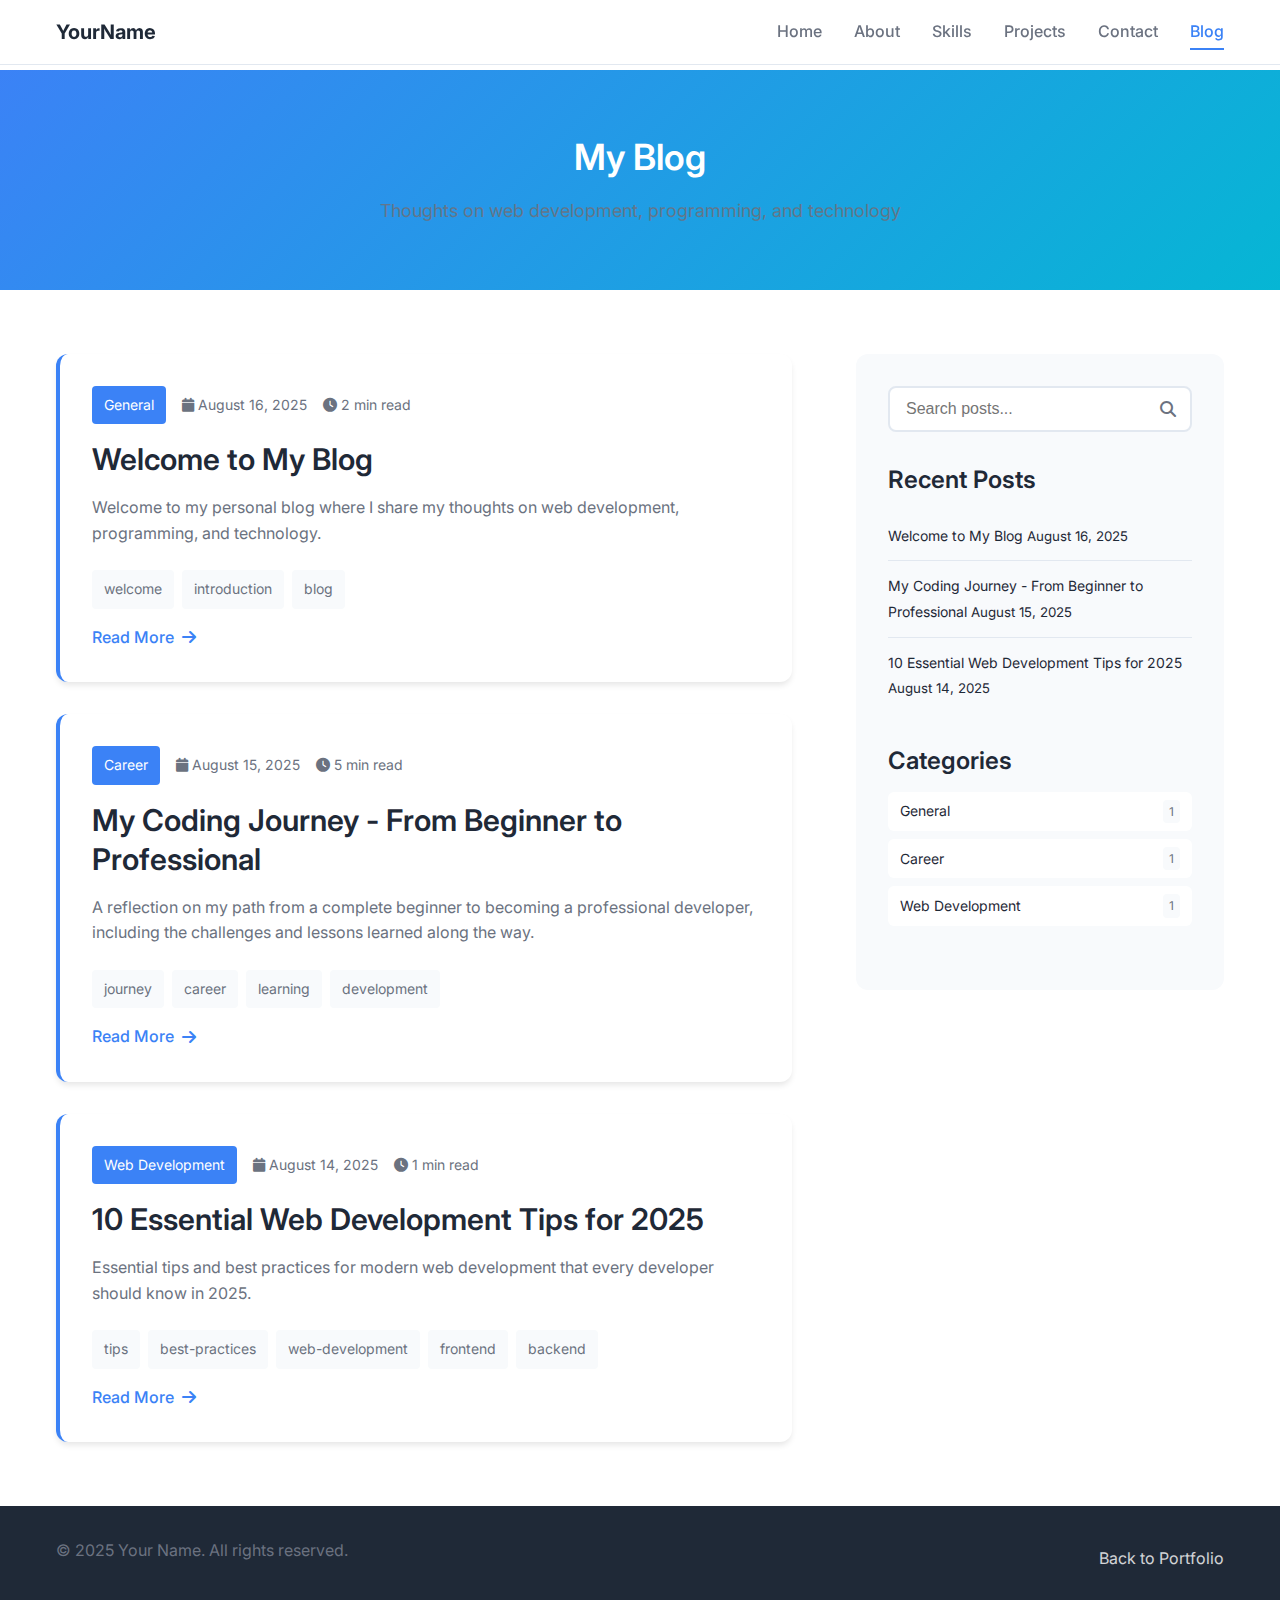
<file: blog/index.html>
<!DOCTYPE html>
<html lang="en">
<head>
    <meta charset="UTF-8">
    <meta name="viewport" content="width=device-width, initial-scale=1.0">
    <title>Blog - Your Name</title>
    <meta name="description" content="Personal blog about web development, programming, and technology">
    <meta name="keywords" content="blog, web development, programming, technology, tutorials">
    <meta name="author" content="Your Name">
    
    <!-- Open Graph Meta Tags -->
    <meta property="og:title" content="Blog - Your Name">
    <meta property="og:description" content="Personal blog about web development and programming">
    <meta property="og:type" content="website">
    <meta property="og:url" content="https://yourusername.github.io/blog/">
    
    <!-- Favicon -->
    <link rel="icon" type="image/x-icon" href="data:image/svg+xml,<svg xmlns='http://www.w3.org/2000/svg' viewBox='0 0 100 100'><text y='.9em' font-size='90'>📝</text></svg>">
    
    <!-- Styles -->
    <link rel="stylesheet" href="../assets/css/style.css">
    
    <!-- Font Awesome for icons -->
    <link rel="stylesheet" href="https://cdnjs.cloudflare.com/ajax/libs/font-awesome/6.4.0/css/all.min.css">
    
    <!-- Google Fonts -->
    <link href="https://fonts.googleapis.com/css2?family=Inter:wght@300;400;500;600;700&display=swap" rel="stylesheet">
</head>
<body>
    <!-- Navigation -->
    <nav class="navbar">
        <div class="nav-container">
            <div class="nav-logo">
                <a href="../">YourName</a>
            </div>
            <div class="nav-menu" id="nav-menu">
                <a href="../#home" class="nav-link">Home</a>
                <a href="../#about" class="nav-link">About</a>
                <a href="../#skills" class="nav-link">Skills</a>
                <a href="../#projects" class="nav-link">Projects</a>
                <a href="../#contact" class="nav-link">Contact</a>
                <a href="./" class="nav-link active">Blog</a>
            </div>
            <div class="nav-toggle" id="nav-toggle">
                <span class="bar"></span>
                <span class="bar"></span>
                <span class="bar"></span>
            </div>
        </div>
    </nav>

    <!-- Blog Header -->
    <section class="blog-header">
        <div class="container">
            <h1 class="blog-title">My Blog</h1>
            <p class="blog-subtitle">Thoughts on web development, programming, and technology</p>
        </div>
    </section>

    <!-- Blog Posts -->
    <section class="blog-posts">
        <div class="container">
            <div class="blog-content">
                <div class="posts-grid" id="posts-grid">
                    <!-- Posts will be loaded here by JavaScript -->
                    <div class="loading">
                        <i class="fas fa-spinner fa-spin"></i>
                        <p>Loading blog posts...</p>
                    </div>
                </div>
                
                <!-- Search and Filter -->
                <aside class="blog-sidebar">
                    <div class="search-box">
                        <input type="text" id="search-input" placeholder="Search posts...">
                        <i class="fas fa-search"></i>
                    </div>
                    
                    <div class="sidebar-section">
                        <h3>Recent Posts</h3>
                        <div id="recent-posts">
                            <!-- Recent posts will be loaded here -->
                        </div>
                    </div>
                    
                    <div class="sidebar-section">
                        <h3>Categories</h3>
                        <div class="categories" id="categories">
                            <!-- Categories will be loaded here -->
                        </div>
                    </div>
                </aside>
            </div>
        </div>
    </section>

    <!-- Footer -->
    <footer class="footer">
        <div class="container">
            <div class="footer-content">
                <div class="footer-left">
                    <p>&copy; 2025 Your Name. All rights reserved.</p>
                </div>
                <div class="footer-right">
                    <a href="../">Back to Portfolio</a>
                </div>
            </div>
        </div>
    </footer>

    <!-- Scripts -->
    <script src="../assets/js/main.js"></script>
    <script src="../assets/js/markdown-parser.js"></script>
    <script src="../assets/js/blog.js"></script>
</body>
</html>
</file>
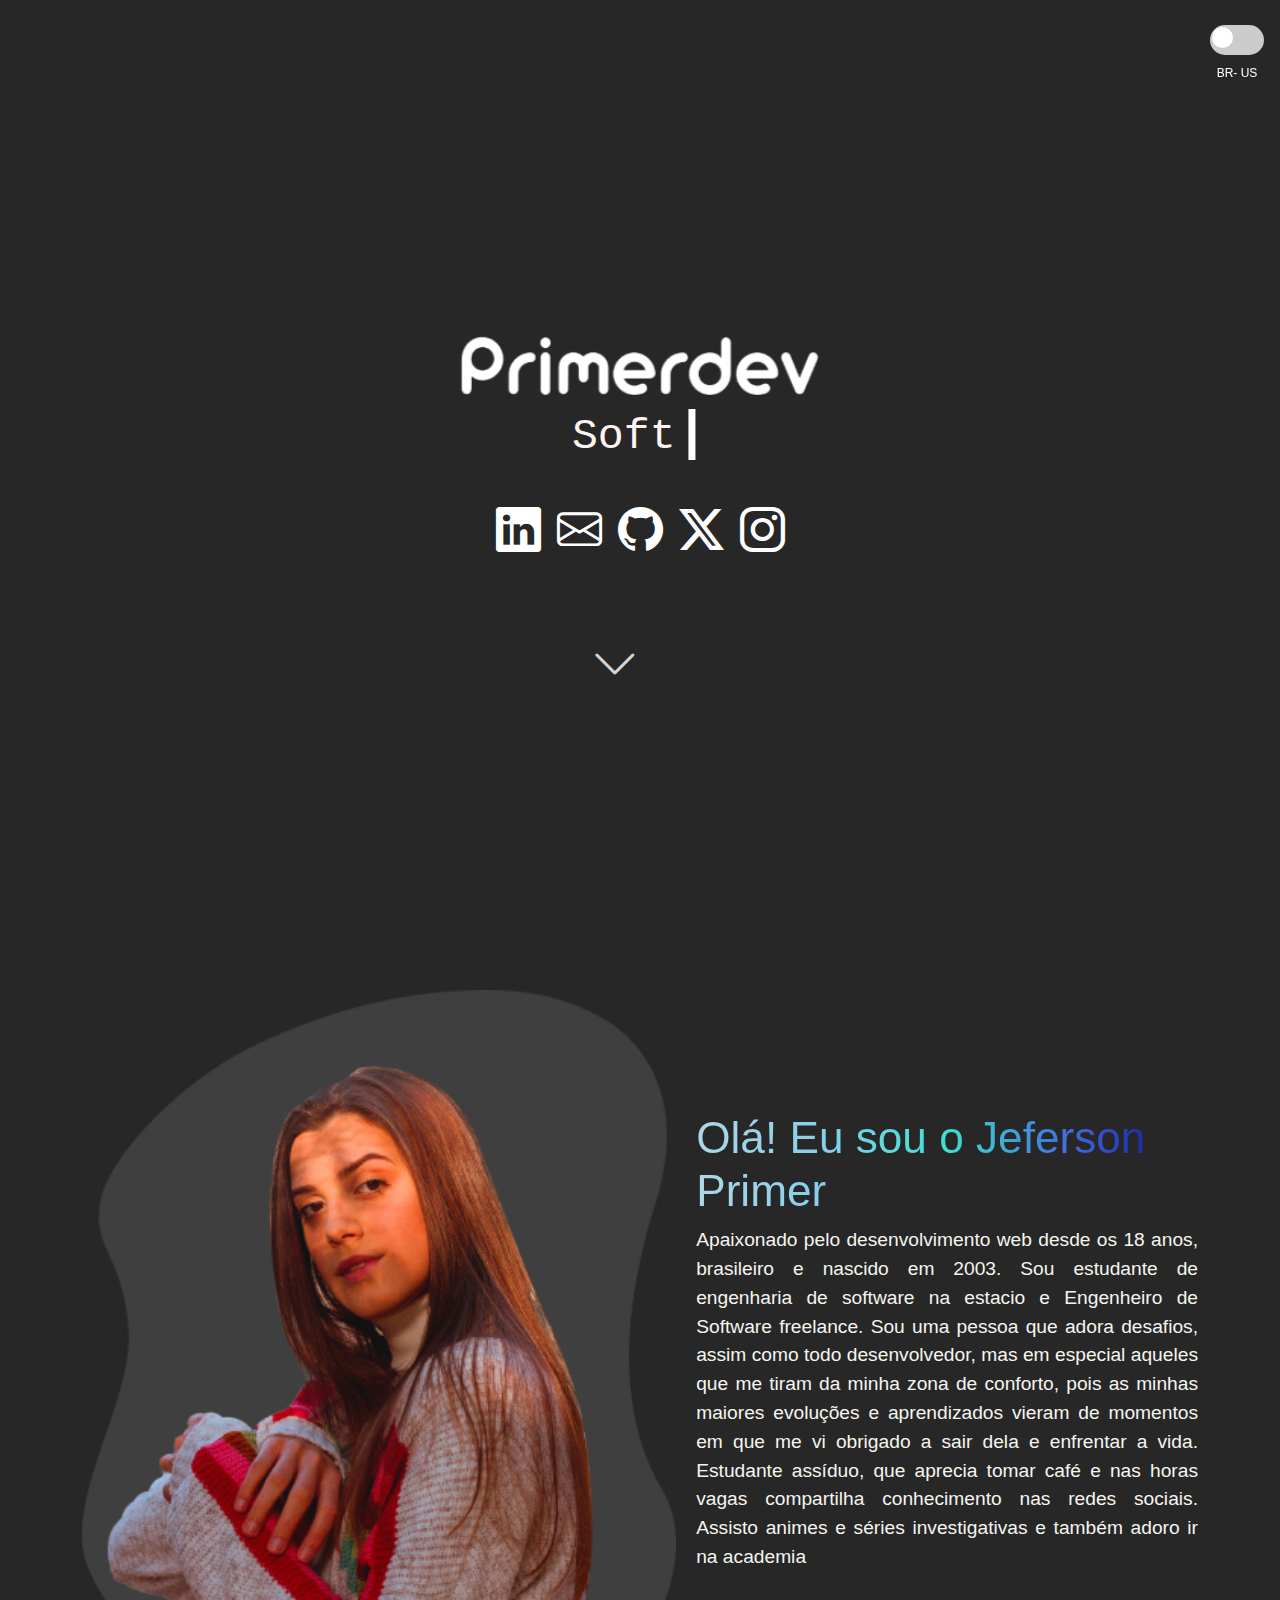
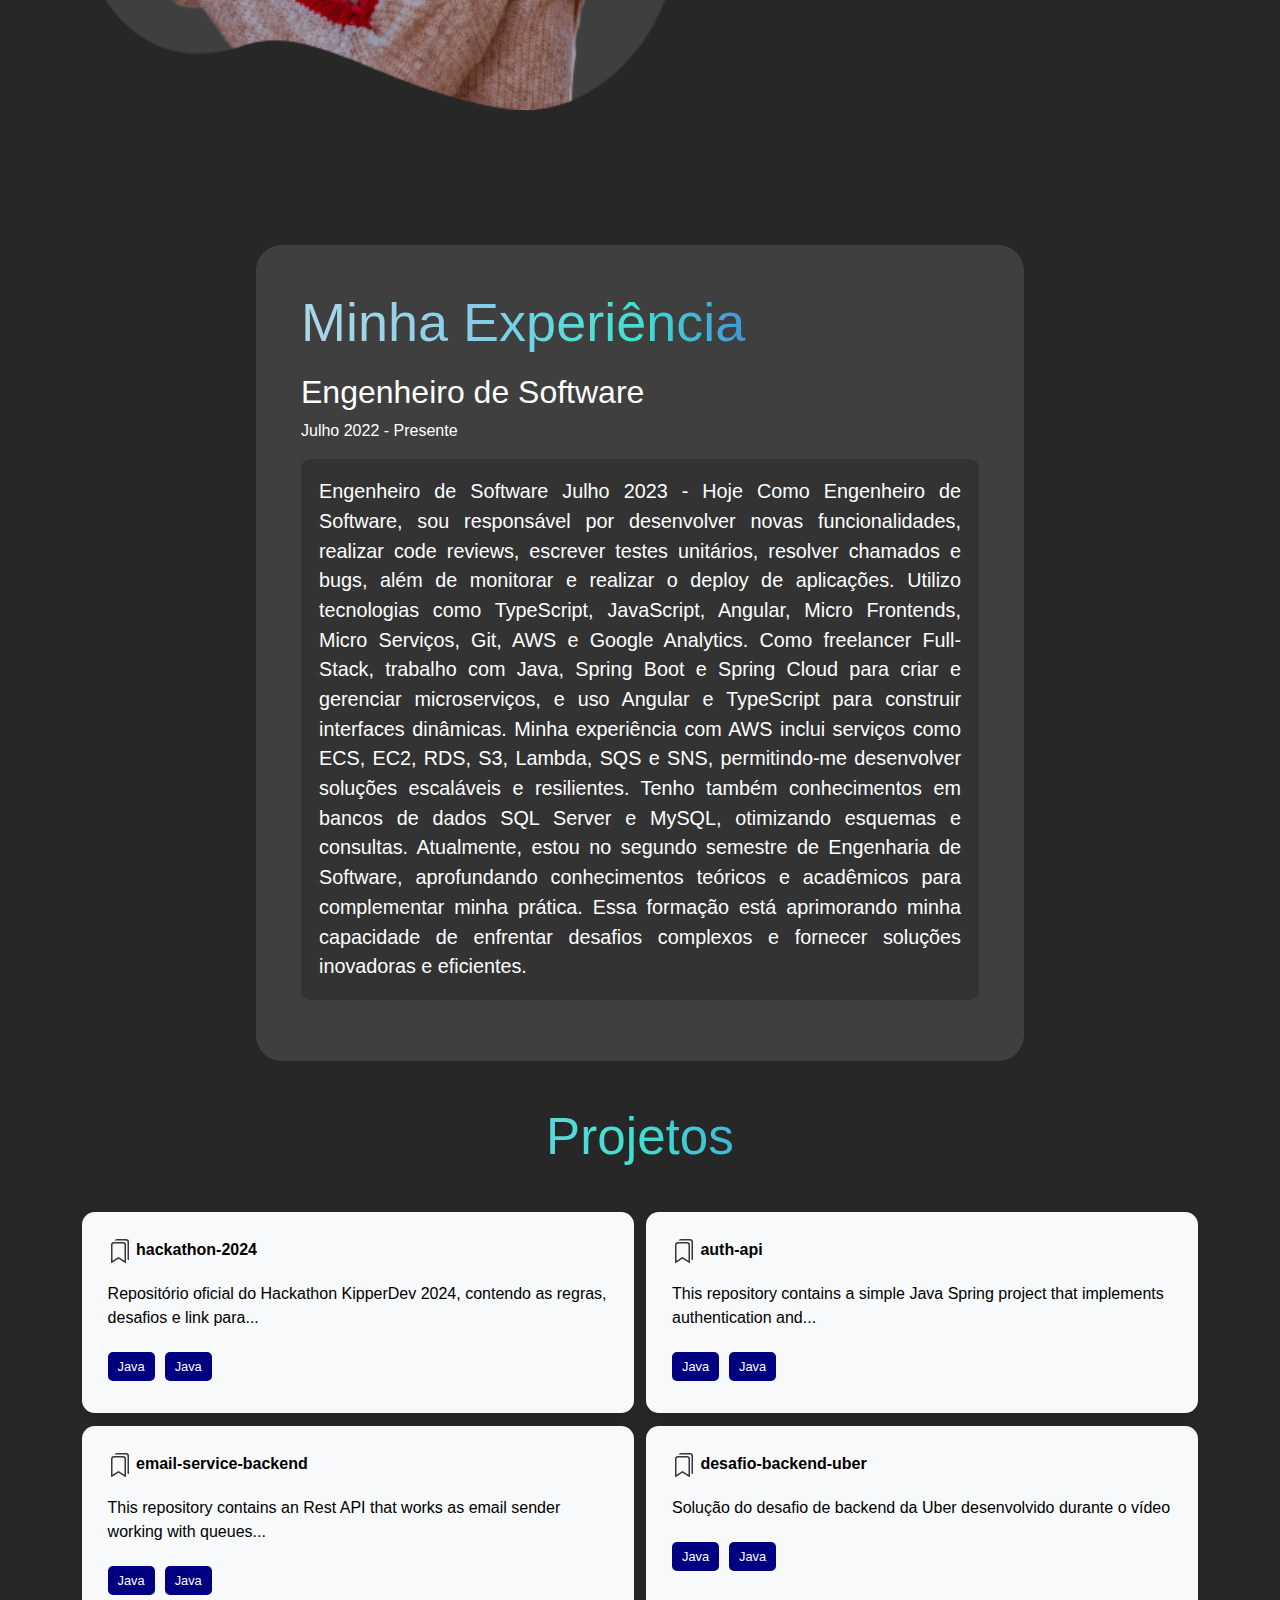
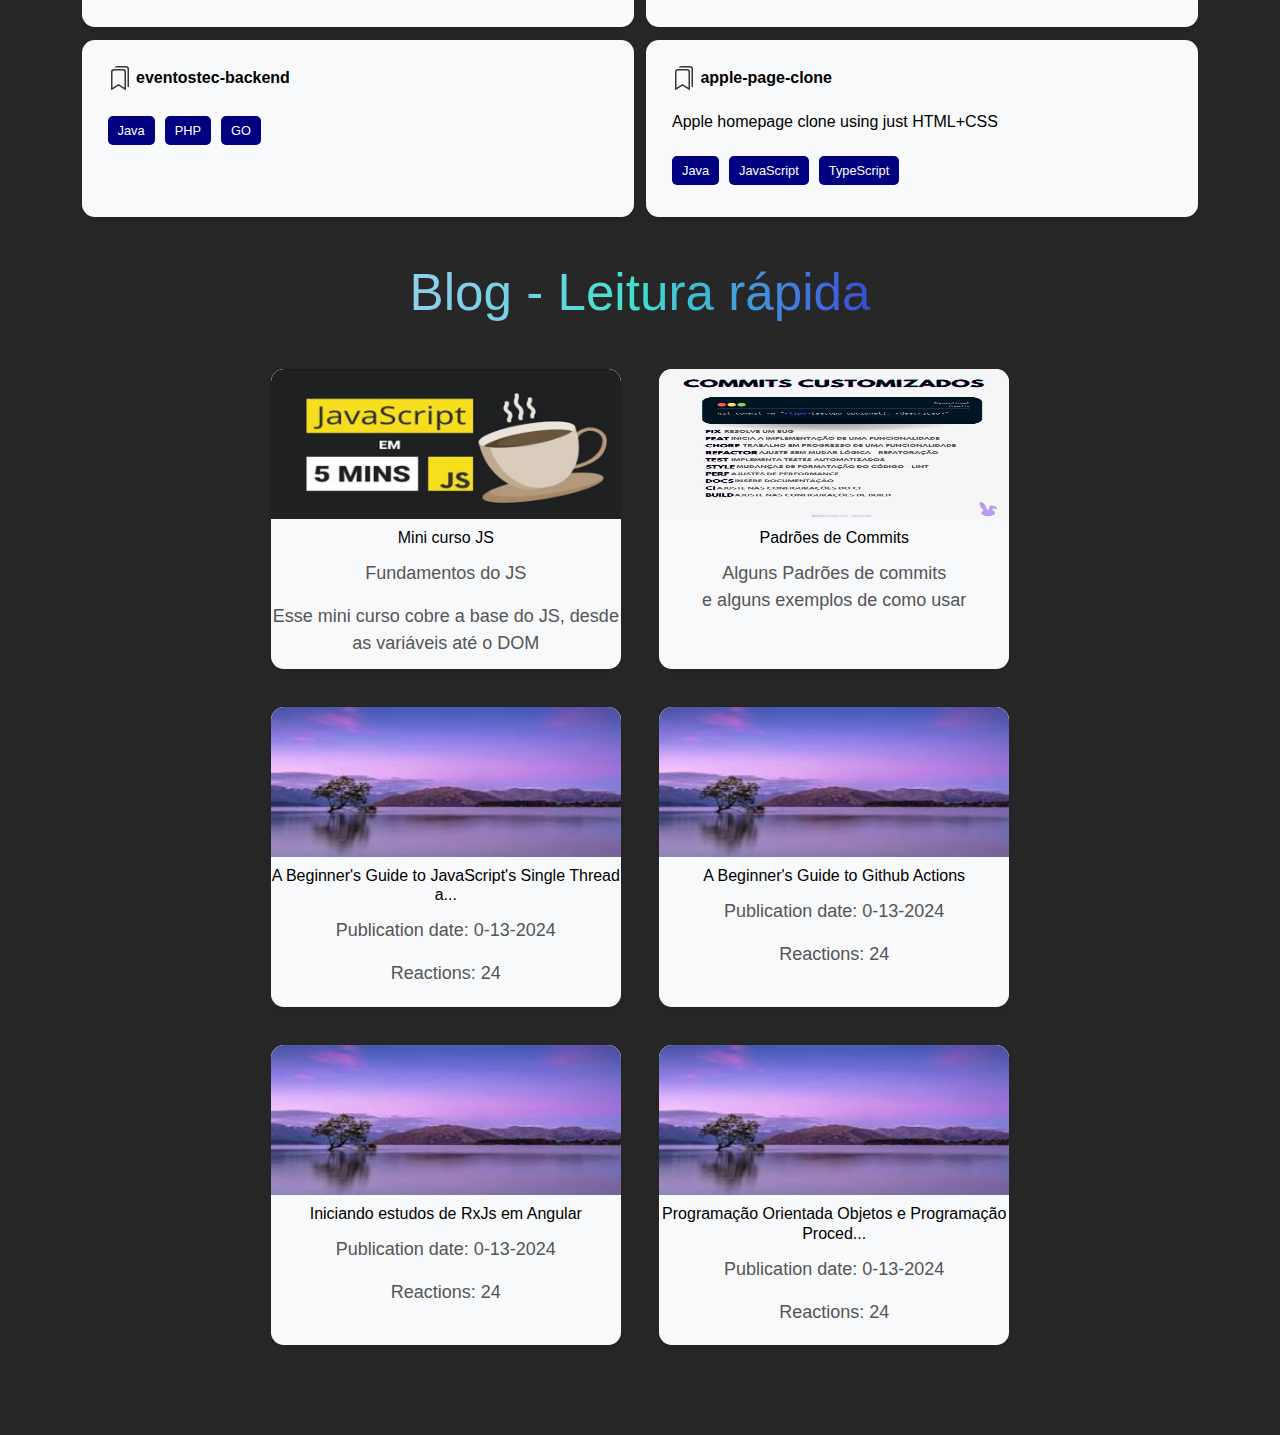
<file: home.html>
<!DOCTYPE html>
<html lang="pt-BR">
  <head>
    <meta charset="UTF-8" />
    <meta name="viewport" content="width=device-width, initial-scale=1.0" />
    <meta http-equiv="X-UA-Compatible" content="IE=edge" />
    <meta
      name="description"
      content="Portfólio de Jeferson Primer, desenvolvedor Web e Mobile."
    />
    <meta name="keywords" content="Portfólio, Desenvolvedor, Web, Mobile" />

    <!-- Bootstrap 5 -->
    <link
      rel="stylesheet"
      href="https://cdn.jsdelivr.net/npm/bootstrap@5.3.2/dist/css/bootstrap.min.css"
    />
    <link
      href="https://cdn.jsdelivr.net/npm/bootstrap-icons/font/bootstrap-icons.css"
      rel="stylesheet"
    />

    <link rel="stylesheet" href="css/styles.css" />
    <link rel="stylesheet" href="css/mobile.css" />
    <link rel="icon" href="image/favicon.png" />
    <title>Jeferson Primer</title>
  </head>
  <body>
    <header>
      <div class="toggle-container position-fixed top-0 end-0 p-3">
        <input
          class="toggle-input"
          id="lang-toggle"
          type="checkbox"
          aria-label="Toggle Button"
        />
        <label class="toggle-label" for="lang-toggle"></label>
        <div class="legend">
          <span>BR</span>
          <span>US</span>
        </div>
      </div>
    </header>
    <main>
      <div class="container cover">
        <section
          class="cover text-center d-flex flex-column align-items-center justify-content-center vh-100"
        >
          <img src="image/logo-ofc.png" alt="logo" class="logo img-fluid" />
          <div id="text-container" class="mt-3">
            <span id="profissao"></span><span id="cursor">|</span>
          </div>
          <div
            class="social-icons d-flex justify-content-center gap-3 mt-4 fs-3 fs-md-4 fs-lg-5"
          >
            <a
              href="https://www.linkedin.com/in/jeferson-primer/"
              id="linkedin"
              target="_blank"
              ><i class="bi bi-linkedin bg-custom-color-icons"></i
            ></a>
            <a
              href="mailto:contato.primerdev@gmail.com"
              id="email"
              target="_blank"
              ><i class="bi bi-envelope bg-custom-color-icons"></i
            ></a>
            <a
              href="https://github.com/jefersonprimer"
              id="github"
              target="_blank"
              ><i class="bi bi-github bg-custom-color-icons"></i
            ></a>
            <a
              href="https://twitter.com/Jeferson_Primer"
              id="twitter"
              target="_blank"
              ><i class="bi bi-twitter-x bg-custom-color-icons"></i
            ></a>
            <a
              href="https://www.instagram.com/jefersonprimer/"
              id="instagram"
              target="_blank"
              ><i class="bi bi-instagram bg-custom-color-icons"></i
            ></a>
          </div>

          <div class="scroll-down-indicator">
            <i class="bi bi-chevron-down"></i>
          </div>
        </section>
      </div>

      <div class="container">
        <section
          class="about d-flex flex-column flex-md-row align-items-center justify-content-center vh-100"
        >
          <img src="image/about-me.png" alt="about" class="about-img" />
          <div class="about-me-text text-center text-md-start">
            <h2 id="about-title">Olá! Eu sou o Jeferson</h2>
            <p id="about-text">
              Apaixonado pelo desenvolvimento web desde os 18 anos, brasileiro e
              nascido em 2003. Sou estudante de engenharia de software na
              Estácio e Engenheiro de Software freelance. Sou uma pessoa que
              adora desafios, assim como todo desenvolvedor, mas em especial
              aqueles que me tiram da minha zona de conforto, pois as minhas
              maiores evoluções e aprendizados vieram de momentos em que me vi
              obrigado a sair dela e enfrentar a vida. Estudante assíduo, que
              aprecia tomar café e nas horas vagas compartilha conhecimento nas
              redes sociais. Assisto animes e séries investigativas e também
              adoro ir à academia.
            </p>
          </div>
        </section>
      </div>

      <div class="container bloco-experience">
        <section class="experience">
          <div class="experience-info">
            <h1 id="experience-title">Minha Experiência</h1>
            <h2 id="cargo">Software Engineer</h2>
            <p id="data">Julho 2022 - Presente</p>

            <div class="experience-text-div">
              <p id="experience-text">
                Engenheiro de Software Freelancer Julho 2023 - Hoje As a
                Software Engineer, I am responsible for developing new features,
                carrying out code reviews, writing unit tests, resolving tickets
                and bugs, in addition to monitoring and deploying applications.
                I use technologies such as TypeScript, JavaScript, Angular,
                Micro Frontends, Micro Services, Git, AWS and Google Analytics.
                As a Full-Stack freelancer, I work with Java, Spring Boot and
                Spring Cloud to create and manage microservices, and use Angular
                and TypeScript to build dynamic interfaces. My experience with
                AWS includes services such as ECS, EC2, RDS, S3, Lambda, SQS and
                SNS, allowing me to develop scalable and resilient solutions. I
                also have knowledge in SQL Server and MySQL databases,
                optimizing schemas and queries. Currently, I am in the second
                semester of Software Engineering, deepening theoretical and
                academic knowledge to complement my practice. This training is
                enhancing my ability to face complex challenges and provide
                innovative and efficient solutions.

                <strong>Tecnologias</strong>: Typescript, Javascript, Angular,
                Micro Frontends, Micro Serviços, Angular, Git, AWS Services,
                Google Analytics.
              </p>
            </div>
          </div>
        </section>
      </div>

      <div class="container projects justify-content-center">
        <section>
          <h2 id="projects-title">Projetos</h2>
          <div class="project-links">
            <a
              href="https://github.com/jefersonprimo/micro-frontends-example"
              class="project-link"
            >
              <div class="title-project-svg">
                <svg
                  stroke="currentColor"
                  fill="currentColor"
                  stroke-width="0"
                  viewBox="0 0 16 16"
                  color="#373738"
                  height="1.5rem"
                  width="1.5rem"
                  xmlns="http://www.w3.org/2000/svg"
                  style="color: rgb(55, 55, 56)"
                >
                  <path
                    d="M2 4a2 2 0 0 1 2-2h6a2 2 0 0 1 2 2v11.5a.5.5 0 0 1-.777.416L7 13.101l-4.223 2.815A.5.5 0 0 1 2 15.5V4zm2-1a1 1 0 0 0-1 1v10.566l3.723-2.482a.5.5 0 0 1 .554 0L11 14.566V4a1 1 0 0 0-1-1H4z"
                  ></path>
                  <path
                    d="M4.268 1H12a1 1 0 0 1 1 1v11.768l.223.148A.5.5 0 0 0 14 13.5V2a2 2 0 0 0-2-2H6a2 2 0 0 0-1.732 1z"
                  ></path>
                </svg>
                <strong class="title-svg">hackathon-2024</strong>
              </div>
              <p>
                Repositório oficial do Hackathon KipperDev 2024, contendo as
                regras, desafios e link para...
              </p>
              <div class="language-container">
                <p id="language">Java</p>
                <p id="language">Java</p>
              </div>
            </a>
            <a
              href="https://github.com/jefersonprimo/micro-services-example"
              class="project-link"
            >
              <div class="title-project-svg">
                <svg
                  stroke="currentColor"
                  fill="currentColor"
                  stroke-width="0"
                  viewBox="0 0 16 16"
                  color="#373738"
                  height="1.5rem"
                  width="1.5rem"
                  xmlns="http://www.w3.org/2000/svg"
                  style="color: rgb(55, 55, 56)"
                >
                  <path
                    d="M2 4a2 2 0 0 1 2-2h6a2 2 0 0 1 2 2v11.5a.5.5 0 0 1-.777.416L7 13.101l-4.223 2.815A.5.5 0 0 1 2 15.5V4zm2-1a1 1 0 0 0-1 1v10.566l3.723-2.482a.5.5 0 0 1 .554 0L11 14.566V4a1 1 0 0 0-1-1H4z"
                  ></path>
                  <path
                    d="M4.268 1H12a1 1 0 0 1 1 1v11.768l.223.148A.5.5 0 0 0 14 13.5V2a2 2 0 0 0-2-2H6a2 2 0 0 0-1.732 1z"
                  ></path>
                </svg>
                <strong class="title-svg">auth-api</strong>
              </div>
              <p>
                This repository contains a simple Java Spring project that
                implements authentication and...
              </p>
              <div class="language-container">
                <p id="language">Java</p>
                <p id="language">Java</p>
              </div>
            </a>
            <a
              href="https://github.com/jefersonprimo/angular-example"
              class="project-link"
            >
              <div class="title-project-svg">
                <svg
                  stroke="currentColor"
                  fill="currentColor"
                  stroke-width="0"
                  viewBox="0 0 16 16"
                  color="#373738"
                  height="1.5rem"
                  width="1.5rem"
                  xmlns="http://www.w3.org/2000/svg"
                  style="color: rgb(55, 55, 56)"
                >
                  <path
                    d="M2 4a2 2 0 0 1 2-2h6a2 2 0 0 1 2 2v11.5a.5.5 0 0 1-.777.416L7 13.101l-4.223 2.815A.5.5 0 0 1 2 15.5V4zm2-1a1 1 0 0 0-1 1v10.566l3.723-2.482a.5.5 0 0 1 .554 0L11 14.566V4a1 1 0 0 0-1-1H4z"
                  ></path>
                  <path
                    d="M4.268 1H12a1 1 0 0 1 1 1v11.768l.223.148A.5.5 0 0 0 14 13.5V2a2 2 0 0 0-2-2H6a2 2 0 0 0-1.732 1z"
                  ></path>
                </svg>
                <strong class="title-svg">email-service-backend</strong>
              </div>
              <p>
                This repository contains an Rest API that works as email sender
                working with queues...
              </p>
              <div class="language-container">
                <p id="language">Java</p>
                <p id="language">Java</p>
              </div>
            </a>
            <a
              href="https://github.com/jefersonprimo/micro-frontends-example"
              class="project-link"
            >
              <div class="title-project-svg">
                <svg
                  stroke="currentColor"
                  fill="currentColor"
                  stroke-width="0"
                  viewBox="0 0 16 16"
                  color="#373738"
                  height="1.5rem"
                  width="1.5rem"
                  xmlns="http://www.w3.org/2000/svg"
                  style="color: rgb(55, 55, 56)"
                >
                  <path
                    d="M2 4a2 2 0 0 1 2-2h6a2 2 0 0 1 2 2v11.5a.5.5 0 0 1-.777.416L7 13.101l-4.223 2.815A.5.5 0 0 1 2 15.5V4zm2-1a1 1 0 0 0-1 1v10.566l3.723-2.482a.5.5 0 0 1 .554 0L11 14.566V4a1 1 0 0 0-1-1H4z"
                  ></path>
                  <path
                    d="M4.268 1H12a1 1 0 0 1 1 1v11.768l.223.148A.5.5 0 0 0 14 13.5V2a2 2 0 0 0-2-2H6a2 2 0 0 0-1.732 1z"
                  ></path>
                </svg>
                <strong class="title-svg">desafio-backend-uber</strong>
              </div>
              <p>
                Solução do desafio de backend da Uber desenvolvido durante o
                vídeo
              </p>
              <div class="language-container">
                <p id="language">Java</p>
                <p id="language">Java</p>
              </div>
            </a>
            <a
              href="https://github.com/jefersonprimo/micro-services-example"
              class="project-link"
            >
              <div class="title-project-svg">
                <svg
                  stroke="currentColor"
                  fill="currentColor"
                  stroke-width="0"
                  viewBox="0 0 16 16"
                  color="#373738"
                  height="1.5rem"
                  width="1.5rem"
                  xmlns="http://www.w3.org/2000/svg"
                  style="color: rgb(55, 55, 56)"
                >
                  <path
                    d="M2 4a2 2 0 0 1 2-2h6a2 2 0 0 1 2 2v11.5a.5.5 0 0 1-.777.416L7 13.101l-4.223 2.815A.5.5 0 0 1 2 15.5V4zm2-1a1 1 0 0 0-1 1v10.566l3.723-2.482a.5.5 0 0 1 .554 0L11 14.566V4a1 1 0 0 0-1-1H4z"
                  ></path>
                  <path
                    d="M4.268 1H12a1 1 0 0 1 1 1v11.768l.223.148A.5.5 0 0 0 14 13.5V2a2 2 0 0 0-2-2H6a2 2 0 0 0-1.732 1z"
                  ></path>
                </svg>
                <strong class="title-svg">eventostec-backend</strong>
              </div>
              <div class="language-container">
                <p id="language">Java</p>
                <p id="language">PHP</p>
                <p id="language">GO</p>
              </div>
            </a>
            <a
              href="https://github.com/jefersonprimo/angular-example"
              class="project-link"
            >
              <div class="title-project-svg">
                <svg
                  stroke="currentColor"
                  fill="currentColor"
                  stroke-width="0"
                  viewBox="0 0 16 16"
                  color="#373738"
                  height="1.5rem"
                  width="1.5rem"
                  xmlns="http://www.w3.org/2000/svg"
                  style="color: rgb(55, 55, 56)"
                >
                  <path
                    d="M2 4a2 2 0 0 1 2-2h6a2 2 0 0 1 2 2v11.5a.5.5 0 0 1-.777.416L7 13.101l-4.223 2.815A.5.5 0 0 1 2 15.5V4zm2-1a1 1 0 0 0-1 1v10.566l3.723-2.482a.5.5 0 0 1 .554 0L11 14.566V4a1 1 0 0 0-1-1H4z"
                  ></path>
                  <path
                    d="M4.268 1H12a1 1 0 0 1 1 1v11.768l.223.148A.5.5 0 0 0 14 13.5V2a2 2 0 0 0-2-2H6a2 2 0 0 0-1.732 1z"
                  ></path>
                </svg>
                <strong class="title-svg">apple-page-clone</strong>
              </div>
              <p>Apple homepage clone using just HTML+CSS</p>
              <div class="language-container">
                <p id="language">Java</p>
                <p id="language">JavaScript</p>
                <p id="language">TypeScript</p>
              </div>
            </a>
          </div>
        </section>
      </div>

      <div class="container leitura-rapida">
        <section>
          <h2 id="leitura-rapida-title">Leitura rápida</h2>
          <div class="leitura-links">
            <a
              href="https://github.com/jefersonprimer/mini-curso_js"
              target="_blank"
              class="read-link"
              title="Acesse o mini curso de fundamentos de JavaScript"
            >
              <img
                src="image/curso-js.png"
                alt="Imagem do mini curso de JavaScript"
              />
              <div class="text-leitura">
                <h3>Mini curso JS</h3>
                <p>Fundamentos do JS</p>
                <p>
                  Esse mini curso cobre a base do JS, desde as variáveis até o
                  DOM
                </p>
              </div>
            </a>

            <a
              href="https://github.com/jefersonprimo/commits-patterns"
              class="read-link"
            >
              <img src="image/commits-patterns.jpg" alt="" />
              <div class="text-leitura">
                <h3>Padrões de Commits</h3>
                <p>Alguns Padrões de commits <br> e alguns exemplos de como usar</p>
              </div>
            </a>
            <a
              href="https://github.com/jefersonprimo/angular-example"
              class="read-link"
            >
              <img src="image/download.jpg" alt="" />
              <div class="text-leitura">
                <h3>A Beginner's Guide to JavaScript's Single Thread a...</h3>
                <p>Publication date: 0-13-2024</p>
                <p>Reactions: 24</p>
              </div>
            </a>
            <a
              href="https://github.com/jefersonprimo/micro-frontends-example"
              class="read-link"
            >
              <img src="image/download.jpg" alt="" />
              <div class="text-leitura">
                <h3>A Beginner's Guide to Github Actions</h3>
                <p>Publication date: 0-13-2024</p>
                <p>Reactions: 24</p>
              </div>
            </a>
            <a
              href="https://github.com/jefersonprimo/micro-services-example"
              class="read-link"
            >
              <img src="image/download.jpg" alt="" />
              <div class="text-leitura">
                <h3>Iniciando estudos de RxJs em Angular</h3>
                <p>Publication date: 0-13-2024</p>
                <p>Reactions: 24</p>
              </div>
            </a>
            <a
              href="https://github.com/jefersonprimo/angular-example"
              class="read-link"
            >
              <img src="image/download.jpg" alt="" />
              <div class="text-leitura">
                <h3>Programação Orientada Objetos e Programação Proced...</h3>
                <p>Publication date: 0-13-2024</p>
                <p>Reactions: 24</p>
              </div>
            </a>
          </div>
        </section>
      </div>

      <div class="scroll-up-indicator" id="scrollUpButton">
        <i class="bi bi-arrow-up-circle"></i>
      </div>
    </main>

    <script
      src="https://cdn.jsdelivr.net/npm/bootstrap@5.3.2/dist/js/bootstrap.bundle.min.js"
      defer
    ></script>
    <script src="js/language.js" defer></script>
    <script src="js/scripts.js" defer></script>
  </body>
</html>
</file>
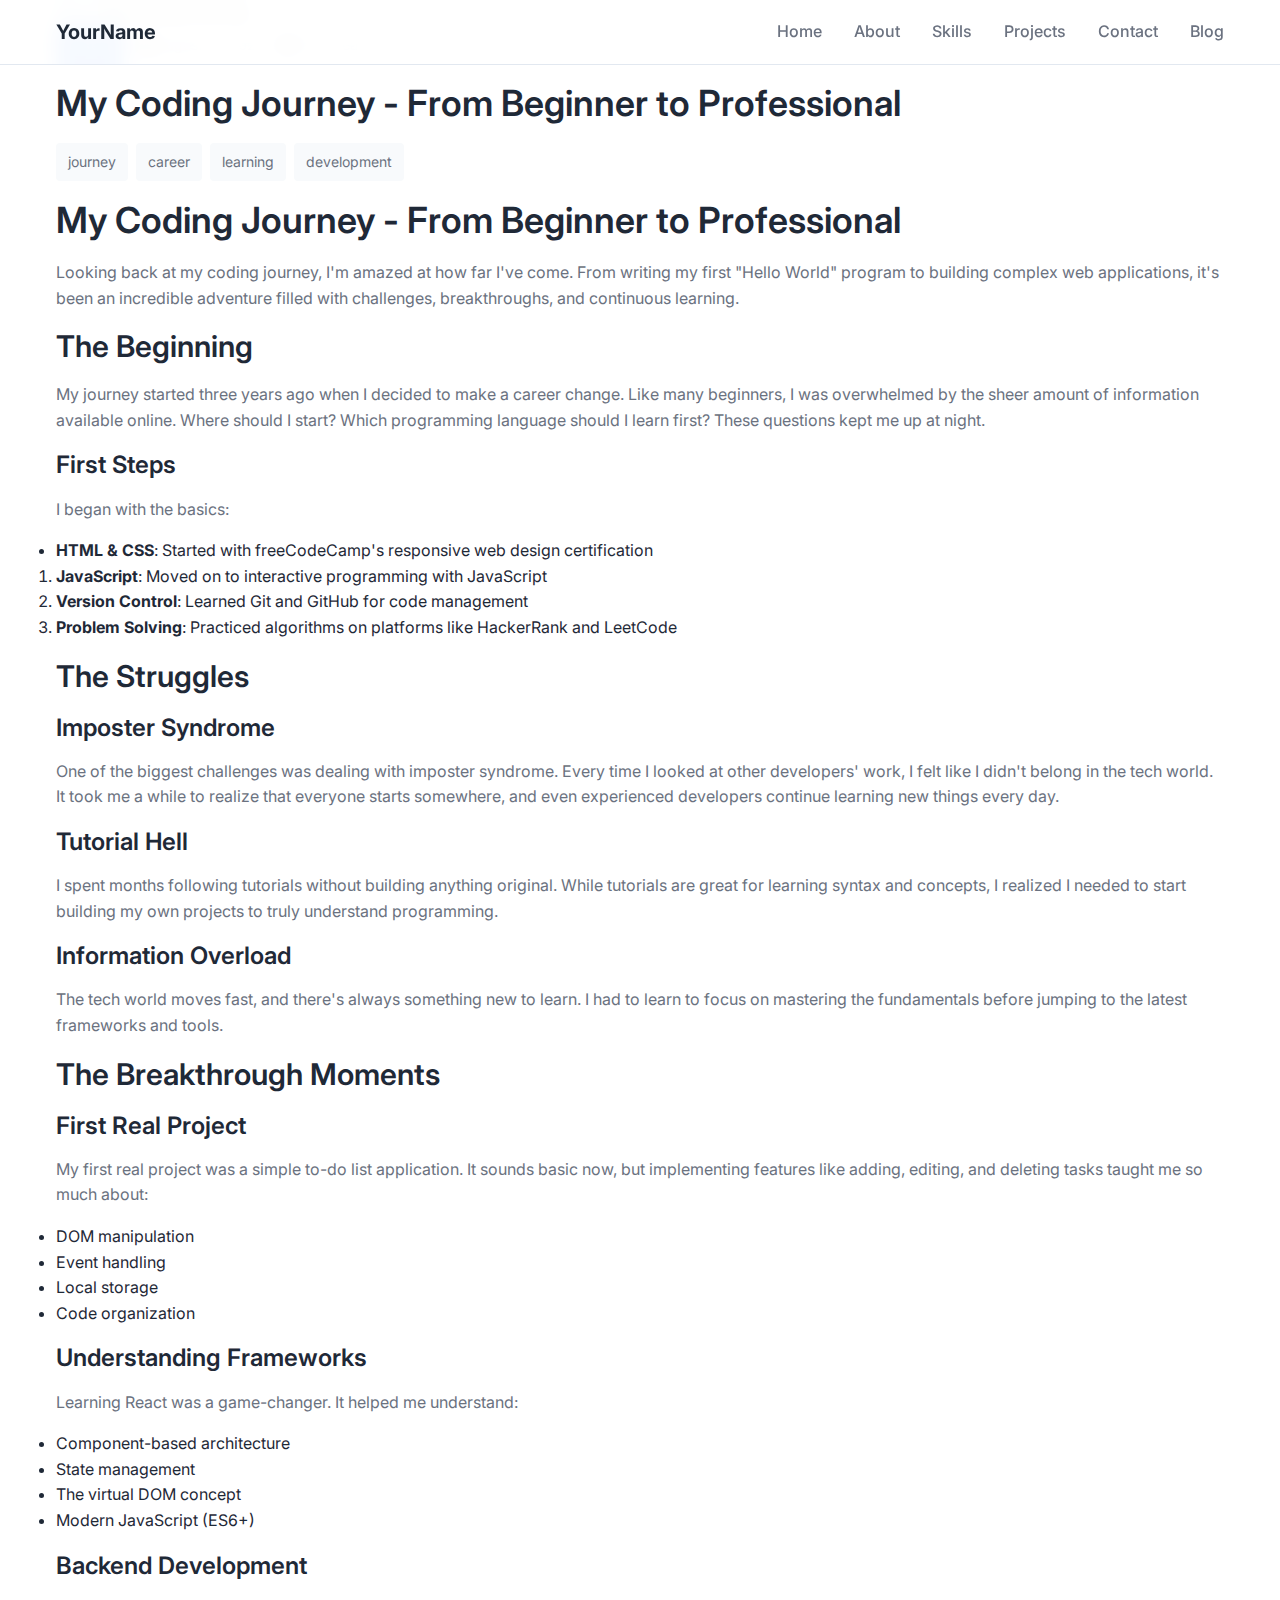
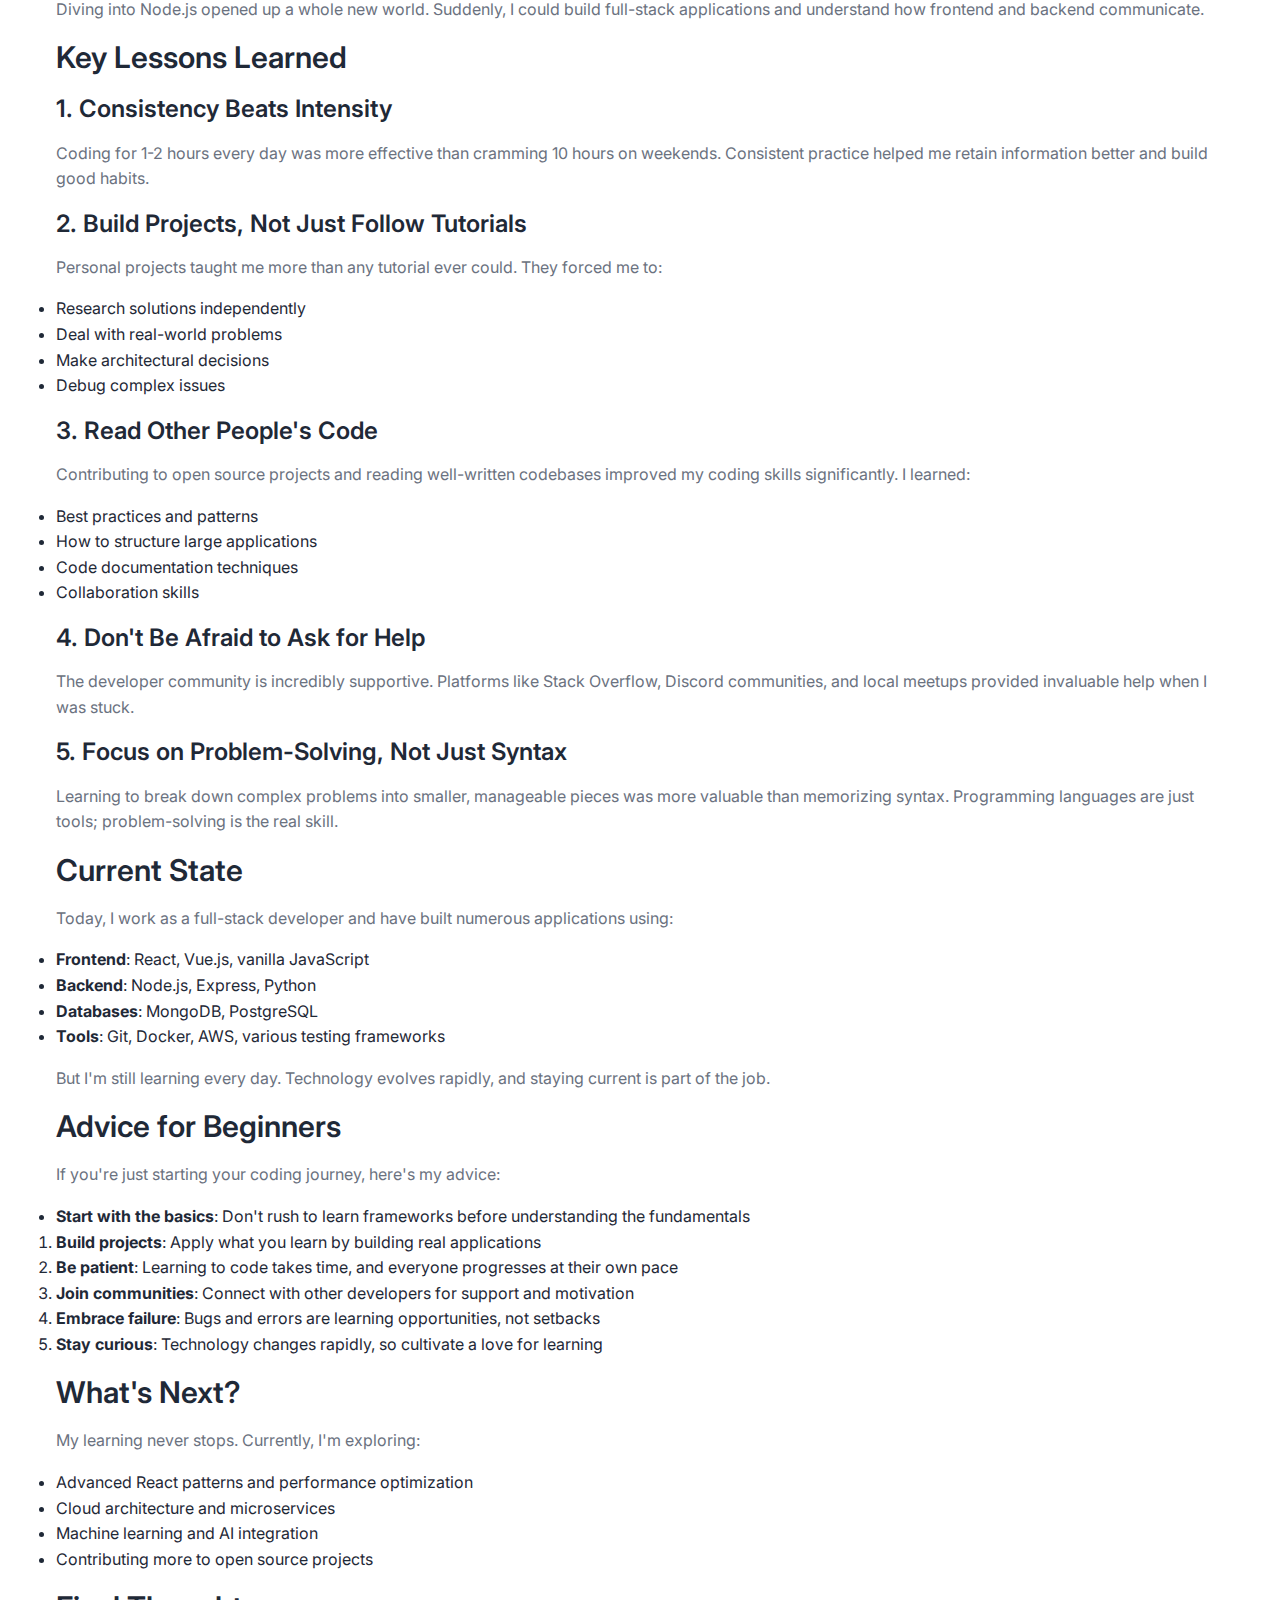
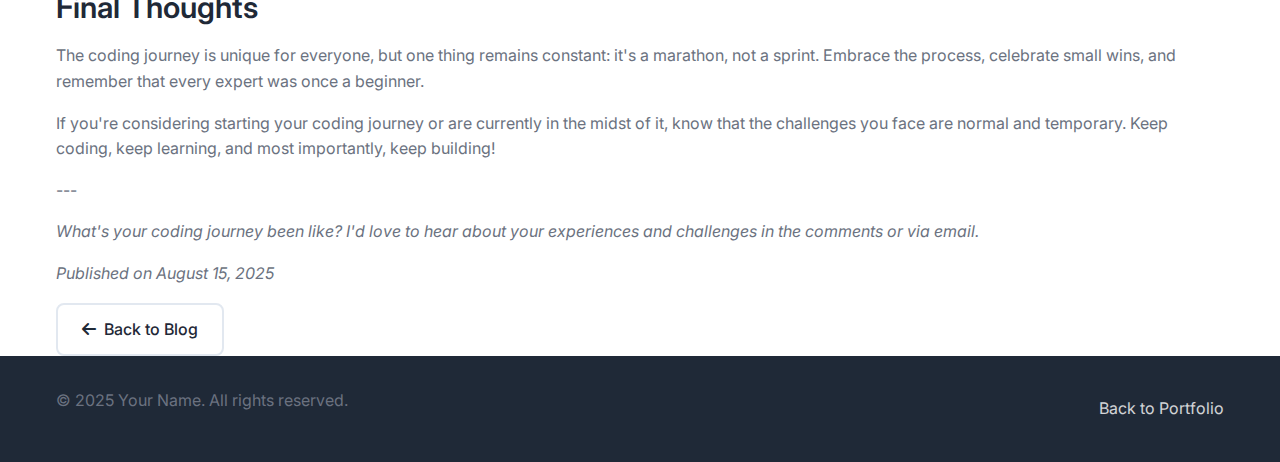
<file: blog/my-coding-journey.html>
<!DOCTYPE html>
<html lang="en">
<head>
    <meta charset="UTF-8">
    <meta name="viewport" content="width=device-width, initial-scale=1.0">
    <title>My Coding Journey - From Beginner to Professional - Your Name</title>
    <meta name="description" content="A reflection on my path from a complete beginner to becoming a professional developer, including the challenges and lessons learned along the way.">
    <meta name="keywords" content="journey, career, learning, development, programming">
    <meta name="author" content="Your Name">
    
    <!-- Open Graph Meta Tags -->
    <meta property="og:title" content="My Coding Journey - From Beginner to Professional - Your Name">
    <meta property="og:description" content="A reflection on my path from a complete beginner to becoming a professional developer, including the challenges and lessons learned along the way.">
    <meta property="og:type" content="article">
    <meta property="og:url" content="https://yourusername.github.io/blog/my-coding-journey">
    
    <!-- Favicon -->
    <link rel="icon" type="image/x-icon" href="data:image/svg+xml,<svg xmlns='http://www.w3.org/2000/svg' viewBox='0 0 100 100'><text y='.9em' font-size='90'>📝</text></svg>">
    
    <!-- Styles -->
    <link rel="stylesheet" href="../assets/css/style.css">
    
    <!-- Font Awesome for icons -->
    <link rel="stylesheet" href="https://cdnjs.cloudflare.com/ajax/libs/font-awesome/6.4.0/css/all.min.css">
    
    <!-- Google Fonts -->
    <link href="https://fonts.googleapis.com/css2?family=Inter:wght@300;400;500;600;700&display=swap" rel="stylesheet">
</head>
<body>
    <!-- Navigation -->
    <nav class="navbar">
        <div class="nav-container">
            <div class="nav-logo">
                <a href="../">YourName</a>
            </div>
            <div class="nav-menu" id="nav-menu">
                <a href="../#home" class="nav-link">Home</a>
                <a href="../#about" class="nav-link">About</a>
                <a href="../#skills" class="nav-link">Skills</a>
                <a href="../#projects" class="nav-link">Projects</a>
                <a href="../#contact" class="nav-link">Contact</a>
                <a href="./" class="nav-link">Blog</a>
            </div>
            <div class="nav-toggle" id="nav-toggle">
                <span class="bar"></span>
                <span class="bar"></span>
                <span class="bar"></span>
            </div>
        </div>
    </nav>

    <!-- Post Content -->
    <main class="post-page">
        <div class="container">
            <article class="post-content">
                <header class="post-header">
                    <nav class="post-breadcrumb">
                        <a href="./">Blog</a> <span>/</span> <span>My Coding Journey</span>
                    </nav>
                    <div class="post-meta">
                        <span class="post-category">Career</span>
                        <span class="post-date">
                            <i class="fas fa-calendar"></i>
                            August 15, 2025
                        </span>
                        <span class="post-reading-time">
                            <i class="fas fa-clock"></i>
                            7 min read
                        </span>
                    </div>
                    <h1 class="post-title">My Coding Journey - From Beginner to Professional</h1>
                    <div class="post-tags">
                        <span class="post-tag">journey</span>
                        <span class="post-tag">career</span>
                        <span class="post-tag">learning</span>
                        <span class="post-tag">development</span>
                    </div>
                </header>
                
                <div class="post-body" id="post-content">
                    <!-- Content will be loaded here by JavaScript -->
                    <div class="loading">
                        <i class="fas fa-spinner fa-spin"></i>
                        <p>Loading post content...</p>
                    </div>
                </div>
                
                <footer class="post-footer">
                    <div class="post-nav">
                        <a href="./" class="btn btn-outline">
                            <i class="fas fa-arrow-left"></i>
                            Back to Blog
                        </a>
                    </div>
                </footer>
            </article>
        </div>
    </main>

    <!-- Footer -->
    <footer class="footer">
        <div class="container">
            <div class="footer-content">
                <div class="footer-left">
                    <p>&copy; 2025 Your Name. All rights reserved.</p>
                </div>
                <div class="footer-right">
                    <a href="../">Back to Portfolio</a>
                </div>
            </div>
        </div>
    </footer>

    <!-- Scripts -->
    <script src="../assets/js/main.js"></script>
    <script src="../assets/js/markdown-parser.js"></script>
    <script>
        // Load and render the blog post content
        document.addEventListener('DOMContentLoaded', function() {
            loadPostContent('my-coding-journey');
        });
        
        async function loadPostContent(slug) {
            try {
                const response = await fetch(`posts/${slug}/README.md`);
                if (!response.ok) {
                    throw new Error(`HTTP error! status: ${response.status}`);
                }
                
                const markdown = await response.text();
                const postContent = document.getElementById('post-content');
                
                // Parse the markdown content (remove frontmatter)
                const content = markdown.replace(/^---\n[\s\S]*?\n---\n/, '');
                const htmlContent = parseMarkdown(content);
                
                postContent.innerHTML = htmlContent;
            } catch (error) {
                console.error('Error loading post:', error);
                document.getElementById('post-content').innerHTML = `
                    <div class="error-state">
                        <i class="fas fa-exclamation-triangle"></i>
                        <h3>Error Loading Post</h3>
                        <p>Sorry, we couldn't load this blog post. Please try again later.</p>
                        <a href="./" class="btn btn-primary">Back to Blog</a>
                    </div>
                `;
            }
        }
    </script>
</body>
</html>
</file>
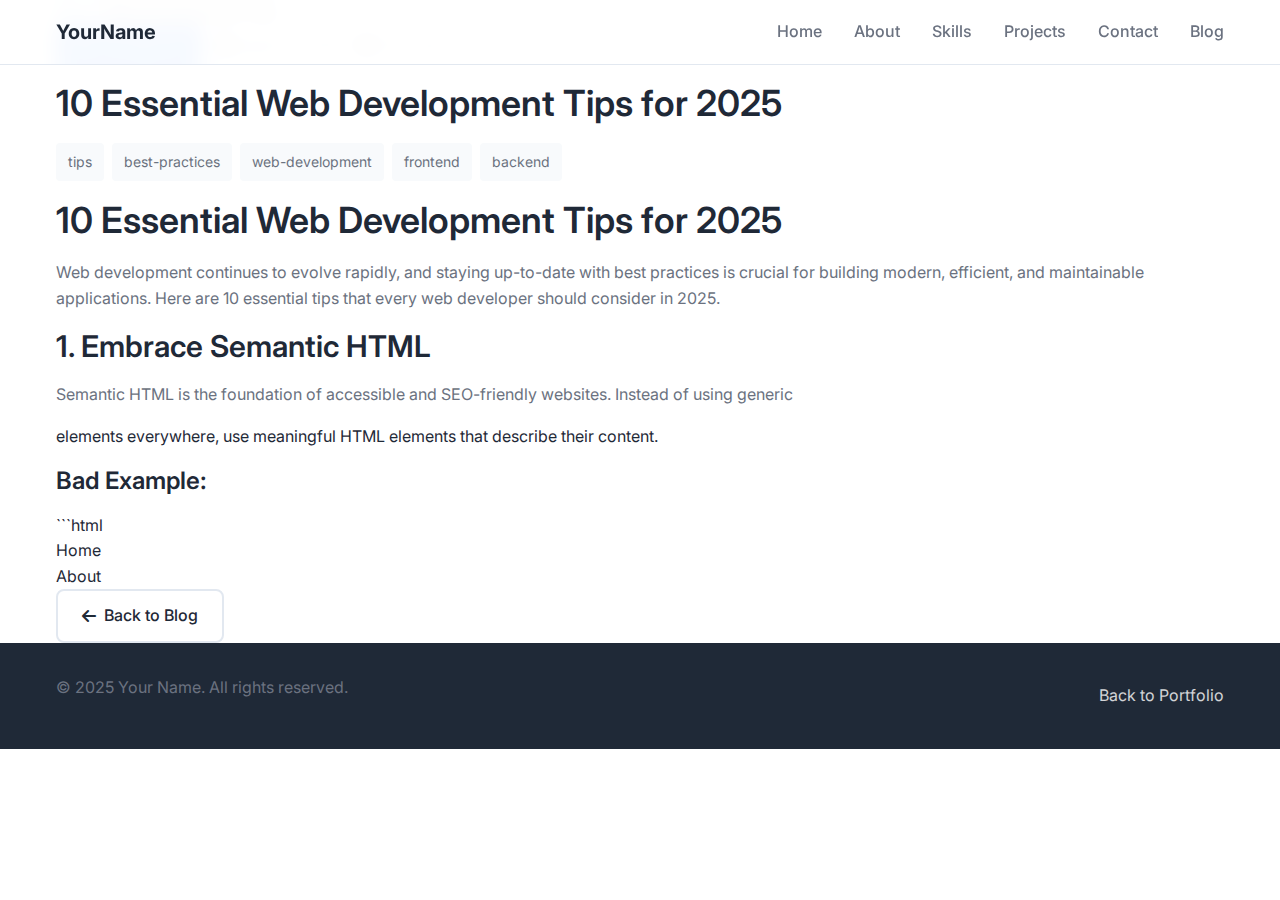
<file: blog/web-development-tips.html>
<!DOCTYPE html>
<html lang="en">
<head>
    <meta charset="UTF-8">
    <meta name="viewport" content="width=device-width, initial-scale=1.0">
    <title>10 Essential Web Development Tips for 2025 - Your Name</title>
    <meta name="description" content="Essential tips and best practices for modern web development that every developer should know in 2025.">
    <meta name="keywords" content="tips, best-practices, web-development, frontend, backend">
    <meta name="author" content="Your Name">
    
    <!-- Open Graph Meta Tags -->
    <meta property="og:title" content="10 Essential Web Development Tips for 2025 - Your Name">
    <meta property="og:description" content="Essential tips and best practices for modern web development that every developer should know in 2025.">
    <meta property="og:type" content="article">
    <meta property="og:url" content="https://yourusername.github.io/blog/web-development-tips">
    
    <!-- Favicon -->
    <link rel="icon" type="image/x-icon" href="data:image/svg+xml,<svg xmlns='http://www.w3.org/2000/svg' viewBox='0 0 100 100'><text y='.9em' font-size='90'>📝</text></svg>">
    
    <!-- Styles -->
    <link rel="stylesheet" href="../assets/css/style.css">
    
    <!-- Font Awesome for icons -->
    <link rel="stylesheet" href="https://cdnjs.cloudflare.com/ajax/libs/font-awesome/6.4.0/css/all.min.css">
    
    <!-- Google Fonts -->
    <link href="https://fonts.googleapis.com/css2?family=Inter:wght@300;400;500;600;700&display=swap" rel="stylesheet">
</head>
<body>
    <!-- Navigation -->
    <nav class="navbar">
        <div class="nav-container">
            <div class="nav-logo">
                <a href="../">YourName</a>
            </div>
            <div class="nav-menu" id="nav-menu">
                <a href="../#home" class="nav-link">Home</a>
                <a href="../#about" class="nav-link">About</a>
                <a href="../#skills" class="nav-link">Skills</a>
                <a href="../#projects" class="nav-link">Projects</a>
                <a href="../#contact" class="nav-link">Contact</a>
                <a href="./" class="nav-link">Blog</a>
            </div>
            <div class="nav-toggle" id="nav-toggle">
                <span class="bar"></span>
                <span class="bar"></span>
                <span class="bar"></span>
            </div>
        </div>
    </nav>

    <!-- Post Content -->
    <main class="post-page">
        <div class="container">
            <article class="post-content">
                <header class="post-header">
                    <nav class="post-breadcrumb">
                        <a href="./">Blog</a> <span>/</span> <span>Web Development Tips</span>
                    </nav>
                    <div class="post-meta">
                        <span class="post-category">Web Development</span>
                        <span class="post-date">
                            <i class="fas fa-calendar"></i>
                            August 14, 2025
                        </span>
                        <span class="post-reading-time">
                            <i class="fas fa-clock"></i>
                            5 min read
                        </span>
                    </div>
                    <h1 class="post-title">10 Essential Web Development Tips for 2025</h1>
                    <div class="post-tags">
                        <span class="post-tag">tips</span>
                        <span class="post-tag">best-practices</span>
                        <span class="post-tag">web-development</span>
                        <span class="post-tag">frontend</span>
                        <span class="post-tag">backend</span>
                    </div>
                </header>
                
                <div class="post-body" id="post-content">
                    <!-- Content will be loaded here by JavaScript -->
                    <div class="loading">
                        <i class="fas fa-spinner fa-spin"></i>
                        <p>Loading post content...</p>
                    </div>
                </div>
                
                <footer class="post-footer">
                    <div class="post-nav">
                        <a href="./" class="btn btn-outline">
                            <i class="fas fa-arrow-left"></i>
                            Back to Blog
                        </a>
                    </div>
                </footer>
            </article>
        </div>
    </main>

    <!-- Footer -->
    <footer class="footer">
        <div class="container">
            <div class="footer-content">
                <div class="footer-left">
                    <p>&copy; 2025 Your Name. All rights reserved.</p>
                </div>
                <div class="footer-right">
                    <a href="../">Back to Portfolio</a>
                </div>
            </div>
        </div>
    </footer>

    <!-- Scripts -->
    <script src="../assets/js/main.js"></script>
    <script src="../assets/js/markdown-parser.js"></script>
    <script>
        // Load and render the blog post content
        document.addEventListener('DOMContentLoaded', function() {
            loadPostContent('web-development-tips');
        });
        
        async function loadPostContent(slug) {
            try {
                const response = await fetch(`posts/${slug}/README.md`);
                if (!response.ok) {
                    throw new Error(`HTTP error! status: ${response.status}`);
                }
                
                const markdown = await response.text();
                const postContent = document.getElementById('post-content');
                
                // Parse the markdown content (remove frontmatter)
                const content = markdown.replace(/^---\n[\s\S]*?\n---\n/, '');
                const htmlContent = parseMarkdown(content);
                
                postContent.innerHTML = htmlContent;
            } catch (error) {
                console.error('Error loading post:', error);
                document.getElementById('post-content').innerHTML = `
                    <div class="error-state">
                        <i class="fas fa-exclamation-triangle"></i>
                        <h3>Error Loading Post</h3>
                        <p>Sorry, we couldn't load this blog post. Please try again later.</p>
                        <a href="./" class="btn btn-primary">Back to Blog</a>
                    </div>
                `;
            }
        }
    </script>
</body>
</html>
</file>
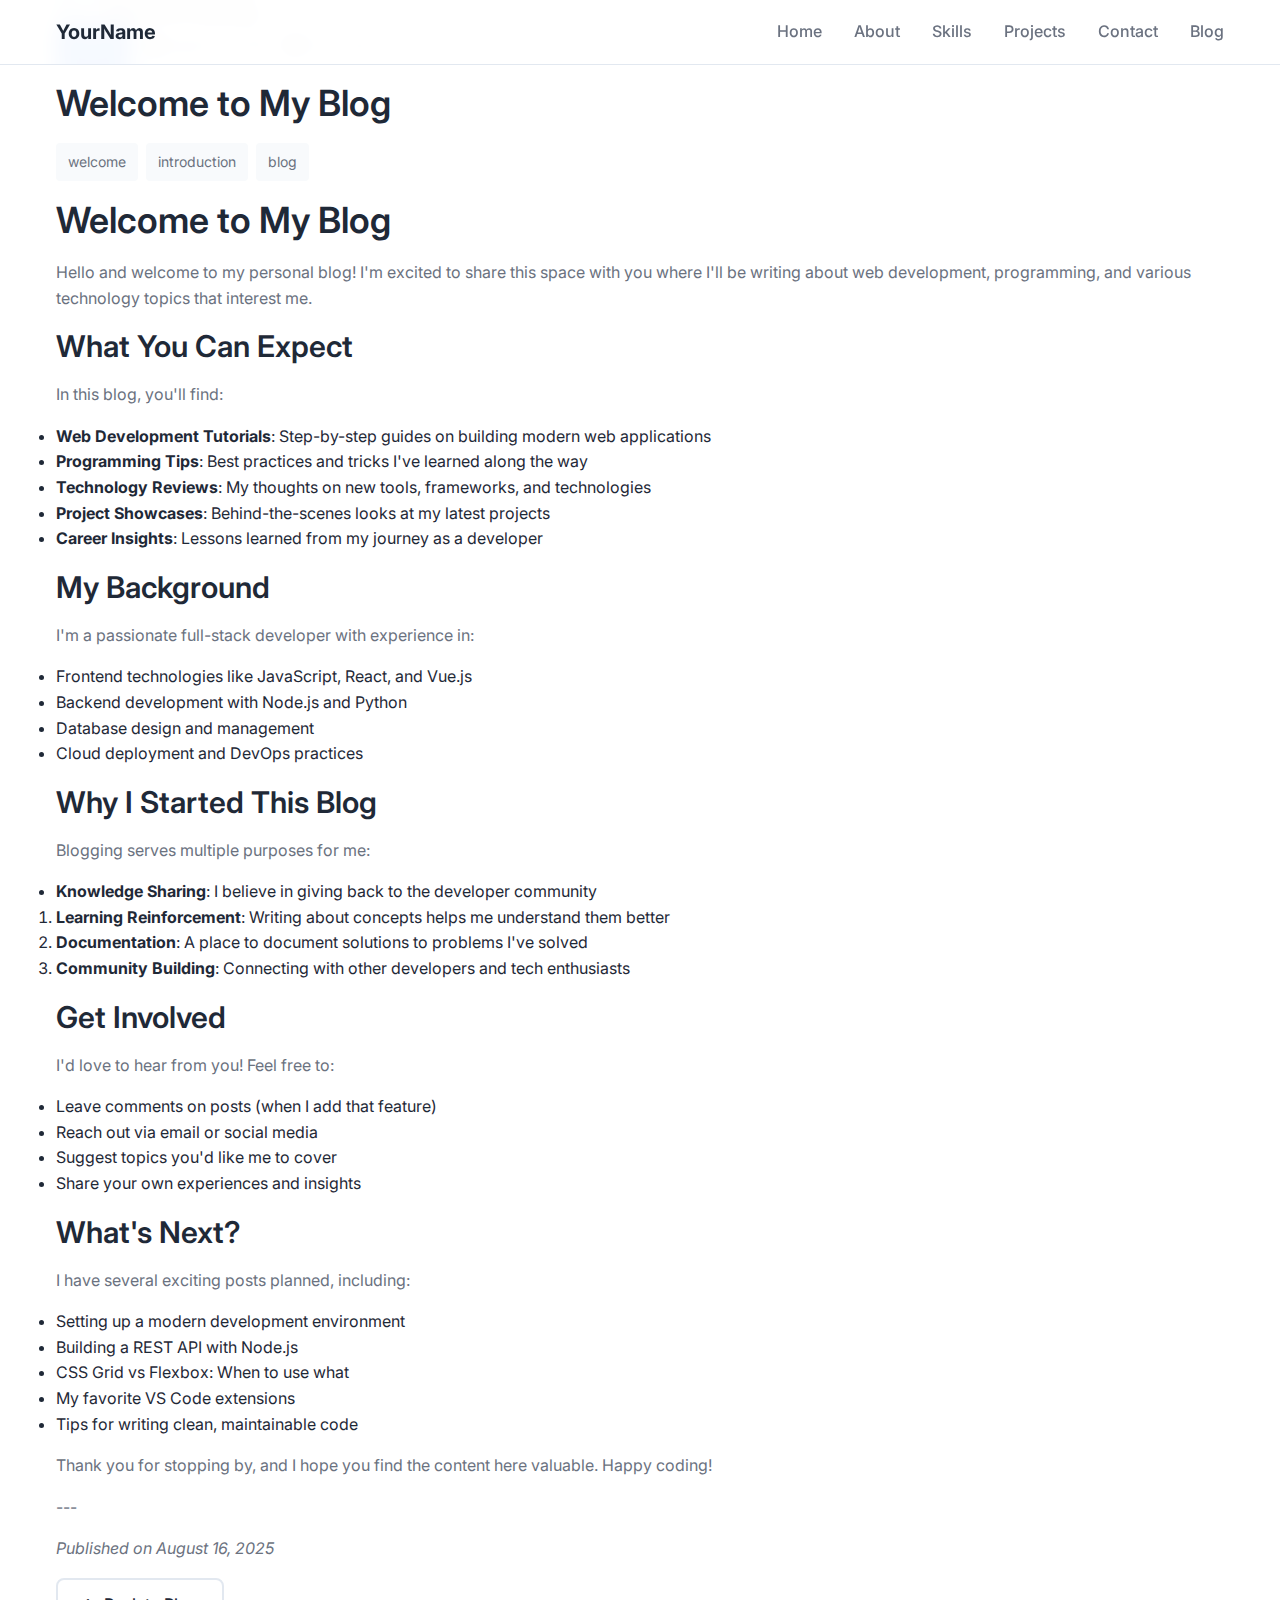
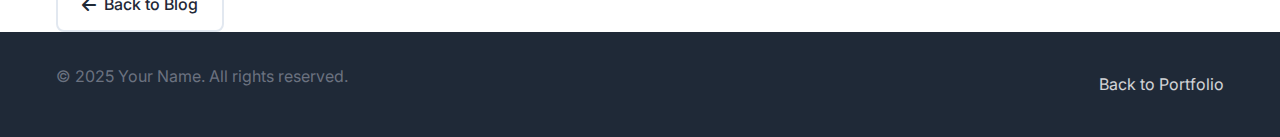
<file: blog/welcome-to-my-blog.html>
<!DOCTYPE html>
<html lang="en">
<head>
    <meta charset="UTF-8">
    <meta name="viewport" content="width=device-width, initial-scale=1.0">
    <title>Welcome to My Blog - Your Name</title>
    <meta name="description" content="Welcome to my personal blog where I share my thoughts on web development, programming, and technology.">
    <meta name="keywords" content="blog, web development, programming, technology, tutorials">
    <meta name="author" content="Your Name">
    
    <!-- Open Graph Meta Tags -->
    <meta property="og:title" content="Welcome to My Blog - Your Name">
    <meta property="og:description" content="Welcome to my personal blog where I share my thoughts on web development, programming, and technology.">
    <meta property="og:type" content="article">
    <meta property="og:url" content="https://yourusername.github.io/blog/welcome-to-my-blog">
    
    <!-- Favicon -->
    <link rel="icon" type="image/x-icon" href="data:image/svg+xml,<svg xmlns='http://www.w3.org/2000/svg' viewBox='0 0 100 100'><text y='.9em' font-size='90'>📝</text></svg>">
    
    <!-- Styles -->
    <link rel="stylesheet" href="../assets/css/style.css">
    
    <!-- Font Awesome for icons -->
    <link rel="stylesheet" href="https://cdnjs.cloudflare.com/ajax/libs/font-awesome/6.4.0/css/all.min.css">
    
    <!-- Google Fonts -->
    <link href="https://fonts.googleapis.com/css2?family=Inter:wght@300;400;500;600;700&display=swap" rel="stylesheet">
</head>
<body>
    <!-- Navigation -->
    <nav class="navbar">
        <div class="nav-container">
            <div class="nav-logo">
                <a href="../">YourName</a>
            </div>
            <div class="nav-menu" id="nav-menu">
                <a href="../#home" class="nav-link">Home</a>
                <a href="../#about" class="nav-link">About</a>
                <a href="../#skills" class="nav-link">Skills</a>
                <a href="../#projects" class="nav-link">Projects</a>
                <a href="../#contact" class="nav-link">Contact</a>
                <a href="./" class="nav-link">Blog</a>
            </div>
            <div class="nav-toggle" id="nav-toggle">
                <span class="bar"></span>
                <span class="bar"></span>
                <span class="bar"></span>
            </div>
        </div>
    </nav>

    <!-- Post Content -->
    <main class="post-page">
        <div class="container">
            <article class="post-content">
                <header class="post-header">
                    <nav class="post-breadcrumb">
                        <a href="./">Blog</a> <span>/</span> <span>Welcome to My Blog</span>
                    </nav>
                    <div class="post-meta">
                        <span class="post-category">General</span>
                        <span class="post-date">
                            <i class="fas fa-calendar"></i>
                            August 16, 2025
                        </span>
                        <span class="post-reading-time">
                            <i class="fas fa-clock"></i>
                            3 min read
                        </span>
                    </div>
                    <h1 class="post-title">Welcome to My Blog</h1>
                    <div class="post-tags">
                        <span class="post-tag">welcome</span>
                        <span class="post-tag">introduction</span>
                        <span class="post-tag">blog</span>
                    </div>
                </header>
                
                <div class="post-body" id="post-content">
                    <!-- Content will be loaded here by JavaScript -->
                    <div class="loading">
                        <i class="fas fa-spinner fa-spin"></i>
                        <p>Loading post content...</p>
                    </div>
                </div>
                
                <footer class="post-footer">
                    <div class="post-nav">
                        <a href="./" class="btn btn-outline">
                            <i class="fas fa-arrow-left"></i>
                            Back to Blog
                        </a>
                    </div>
                </footer>
            </article>
        </div>
    </main>

    <!-- Footer -->
    <footer class="footer">
        <div class="container">
            <div class="footer-content">
                <div class="footer-left">
                    <p>&copy; 2025 Your Name. All rights reserved.</p>
                </div>
                <div class="footer-right">
                    <a href="../">Back to Portfolio</a>
                </div>
            </div>
        </div>
    </footer>

    <!-- Scripts -->
    <script src="../assets/js/main.js"></script>
    <script src="../assets/js/markdown-parser.js"></script>
    <script>
        // Load and render the blog post content
        document.addEventListener('DOMContentLoaded', function() {
            loadPostContent('welcome-to-my-blog');
        });
        
        async function loadPostContent(slug) {
            try {
                const response = await fetch(`posts/${slug}/README.md`);
                if (!response.ok) {
                    throw new Error(`HTTP error! status: ${response.status}`);
                }
                
                const markdown = await response.text();
                const postContent = document.getElementById('post-content');
                
                // Parse the markdown content (remove frontmatter)
                const content = markdown.replace(/^---\n[\s\S]*?\n---\n/, '');
                const htmlContent = parseMarkdown(content);
                
                postContent.innerHTML = htmlContent;
            } catch (error) {
                console.error('Error loading post:', error);
                document.getElementById('post-content').innerHTML = `
                    <div class="error-state">
                        <i class="fas fa-exclamation-triangle"></i>
                        <h3>Error Loading Post</h3>
                        <p>Sorry, we couldn't load this blog post. Please try again later.</p>
                        <a href="./" class="btn btn-primary">Back to Blog</a>
                    </div>
                `;
            }
        }
    </script>
</body>
</html>
</file>
<file: assets/css/style.css>
/* CSS Custom Properties */
:root {
  /* Colors */
  --primary-color: #3b82f6;
  --primary-dark: #2563eb;
  --secondary-color: #64748b;
  --accent-color: #06b6d4;
  --text-color: #1f2937;
  --text-light: #6b7280;
  --bg-color: #ffffff;
  --bg-light: #f8fafc;
  --border-color: #e2e8f0;
  --shadow: 0 4px 6px -1px rgba(0, 0, 0, 0.1);
  --shadow-lg: 0 10px 15px -3px rgba(0, 0, 0, 0.1);
  
  /* Typography */
  --font-family: 'Inter', -apple-system, BlinkMacSystemFont, sans-serif;
  --font-size-sm: 0.875rem;
  --font-size-base: 1rem;
  --font-size-lg: 1.125rem;
  --font-size-xl: 1.25rem;
  --font-size-2xl: 1.5rem;
  --font-size-3xl: 1.875rem;
  --font-size-4xl: 2.25rem;
  
  /* Spacing */
  --spacing-xs: 0.5rem;
  --spacing-sm: 0.75rem;
  --spacing-md: 1rem;
  --spacing-lg: 1.5rem;
  --spacing-xl: 2rem;
  --spacing-2xl: 3rem;
  --spacing-3xl: 4rem;
  
  /* Breakpoints */
  --mobile: 480px;
  --tablet: 768px;
  --desktop: 1024px;
  --wide: 1200px;
}

/* Reset and Base Styles */
* {
  margin: 0;
  padding: 0;
  box-sizing: border-box;
}

html {
  scroll-behavior: smooth;
}

body {
  font-family: var(--font-family);
  font-size: var(--font-size-base);
  line-height: 1.6;
  color: var(--text-color);
  background-color: var(--bg-color);
  overflow-x: hidden;
}

.container {
  max-width: var(--wide);
  margin: 0 auto;
  padding: 0 var(--spacing-md);
}

/* Typography */
h1, h2, h3, h4, h5, h6 {
  font-weight: 600;
  line-height: 1.3;
  margin-bottom: var(--spacing-md);
}

h1 { font-size: var(--font-size-4xl); }
h2 { font-size: var(--font-size-3xl); }
h3 { font-size: var(--font-size-2xl); }
h4 { font-size: var(--font-size-xl); }
h5 { font-size: var(--font-size-lg); }
h6 { font-size: var(--font-size-base); }

p {
  margin-bottom: var(--spacing-md);
  color: var(--text-light);
}

a {
  color: var(--primary-color);
  text-decoration: none;
  transition: color 0.3s ease;
}

a:hover {
  color: var(--primary-dark);
}

/* Buttons */
.btn {
  display: inline-flex;
  align-items: center;
  gap: var(--spacing-xs);
  padding: var(--spacing-sm) var(--spacing-lg);
  font-size: var(--font-size-base);
  font-weight: 500;
  text-decoration: none;
  border: 2px solid transparent;
  border-radius: 8px;
  cursor: pointer;
  transition: all 0.3s ease;
}

.btn-primary {
  background-color: var(--primary-color);
  color: white;
}

.btn-primary:hover {
  background-color: var(--primary-dark);
  color: white;
  transform: translateY(-2px);
  box-shadow: var(--shadow-lg);
}

.btn-secondary {
  background-color: transparent;
  color: var(--primary-color);
  border-color: var(--primary-color);
}

.btn-secondary:hover {
  background-color: var(--primary-color);
  color: white;
}

.btn-outline {
  background-color: transparent;
  color: var(--text-color);
  border-color: var(--border-color);
}

.btn-outline:hover {
  background-color: var(--text-color);
  color: white;
}

/* Navigation */
.navbar {
  position: fixed;
  top: 0;
  width: 100%;
  background-color: rgba(255, 255, 255, 0.95);
  backdrop-filter: blur(10px);
  border-bottom: 1px solid var(--border-color);
  z-index: 1000;
  transition: all 0.3s ease;
}

.nav-container {
  display: flex;
  align-items: center;
  justify-content: space-between;
  padding: var(--spacing-md) var(--spacing-md);
  max-width: var(--wide);
  margin: 0 auto;
}

.nav-logo a {
  font-size: var(--font-size-xl);
  font-weight: 700;
  color: var(--text-color);
}

.nav-menu {
  display: flex;
  gap: var(--spacing-xl);
}

.nav-link {
  font-weight: 500;
  color: var(--text-light);
  transition: color 0.3s ease;
  position: relative;
}

.nav-link:hover,
.nav-link.active {
  color: var(--primary-color);
}

.nav-link.active::after {
  content: '';
  position: absolute;
  bottom: -5px;
  left: 0;
  width: 100%;
  height: 2px;
  background-color: var(--primary-color);
}

.nav-toggle {
  display: none;
  flex-direction: column;
  cursor: pointer;
}

.bar {
  width: 25px;
  height: 3px;
  background-color: var(--text-color);
  margin: 3px 0;
  transition: 0.3s;
}

/* Hero Section */
.hero {
  min-height: 100vh;
  display: flex;
  align-items: center;
  background: linear-gradient(135deg, var(--bg-light) 0%, white 100%);
  padding-top: 80px;
}

.hero-content {
  text-align: center;
  max-width: 600px;
  margin: 0 auto;
}

.hero-title {
  font-size: clamp(2rem, 5vw, 3.5rem);
  font-weight: 700;
  margin-bottom: var(--spacing-md);
  color: var(--text-color);
}

.highlight {
  color: var(--primary-color);
  position: relative;
}

.hero-subtitle {
  font-size: var(--font-size-xl);
  color: var(--text-light);
  margin-bottom: var(--spacing-lg);
}

.hero-description {
  font-size: var(--font-size-lg);
  margin-bottom: var(--spacing-2xl);
  max-width: 500px;
  margin-left: auto;
  margin-right: auto;
}

.hero-buttons {
  display: flex;
  gap: var(--spacing-md);
  justify-content: center;
  margin-bottom: var(--spacing-2xl);
  flex-wrap: wrap;
}

.hero-social {
  display: flex;
  gap: var(--spacing-md);
  justify-content: center;
}

.hero-social a {
  display: flex;
  align-items: center;
  justify-content: center;
  width: 50px;
  height: 50px;
  background-color: var(--bg-light);
  border-radius: 50%;
  color: var(--text-light);
  font-size: var(--font-size-lg);
  transition: all 0.3s ease;
}

.hero-social a:hover {
  background-color: var(--primary-color);
  color: white;
  transform: translateY(-3px);
  box-shadow: var(--shadow-lg);
}

/* Section Styles */
section {
  padding: var(--spacing-3xl) 0;
}

.section-title {
  text-align: center;
  margin-bottom: var(--spacing-2xl);
  position: relative;
}

.section-title::after {
  content: '';
  position: absolute;
  bottom: -10px;
  left: 50%;
  transform: translateX(-50%);
  width: 60px;
  height: 4px;
  background-color: var(--primary-color);
  border-radius: 2px;
}

/* About Section */
.about {
  background-color: var(--bg-light);
}

.about-content {
  display: grid;
  grid-template-columns: 2fr 1fr;
  gap: var(--spacing-3xl);
  align-items: center;
}

.about-text {
  font-size: var(--font-size-lg);
}

.about-stats {
  display: grid;
  gap: var(--spacing-lg);
}

.stat {
  text-align: center;
  padding: var(--spacing-lg);
  background-color: white;
  border-radius: 12px;
  box-shadow: var(--shadow);
}

.stat h3 {
  font-size: var(--font-size-3xl);
  color: var(--primary-color);
  margin-bottom: var(--spacing-xs);
}

.stat p {
  color: var(--text-light);
  margin: 0;
}

/* Skills Section */
.skills-grid {
  display: grid;
  grid-template-columns: repeat(auto-fit, minmax(300px, 1fr));
  gap: var(--spacing-xl);
}

.skill-category {
  background-color: white;
  padding: var(--spacing-xl);
  border-radius: 12px;
  box-shadow: var(--shadow);
  transition: transform 0.3s ease;
}

.skill-category:hover {
  transform: translateY(-5px);
  box-shadow: var(--shadow-lg);
}

.skill-category h3 {
  color: var(--primary-color);
  margin-bottom: var(--spacing-lg);
}

.skill-items {
  display: flex;
  flex-wrap: wrap;
  gap: var(--spacing-sm);
}

.skill-item {
  padding: var(--spacing-xs) var(--spacing-sm);
  background-color: var(--bg-light);
  color: var(--text-color);
  border-radius: 6px;
  font-size: var(--font-size-sm);
  font-weight: 500;
}

/* Projects Section */
.projects {
  background-color: var(--bg-light);
}

.projects-grid {
  display: grid;
  grid-template-columns: repeat(auto-fit, minmax(350px, 1fr));
  gap: var(--spacing-xl);
}

.project-card {
  background-color: white;
  border-radius: 12px;
  overflow: hidden;
  box-shadow: var(--shadow);
  transition: all 0.3s ease;
}

.project-card:hover {
  transform: translateY(-10px);
  box-shadow: var(--shadow-lg);
}

.project-image {
  height: 200px;
  background: linear-gradient(135deg, var(--primary-color), var(--accent-color));
  display: flex;
  align-items: center;
  justify-content: center;
}

.project-icon {
  font-size: 3rem;
  color: white;
}

.project-content {
  padding: var(--spacing-xl);
}

.project-content h3 {
  margin-bottom: var(--spacing-md);
  color: var(--text-color);
}

.project-content p {
  margin-bottom: var(--spacing-lg);
}

.project-tech {
  display: flex;
  flex-wrap: wrap;
  gap: var(--spacing-xs);
  margin-bottom: var(--spacing-lg);
}

.project-tech span {
  padding: var(--spacing-xs) var(--spacing-sm);
  background-color: var(--bg-light);
  color: var(--primary-color);
  border-radius: 4px;
  font-size: var(--font-size-sm);
  font-weight: 500;
}

.project-links {
  display: flex;
  gap: var(--spacing-md);
}

.project-link {
  display: flex;
  align-items: center;
  gap: var(--spacing-xs);
  color: var(--primary-color);
  font-weight: 500;
  transition: color 0.3s ease;
}

.project-link:hover {
  color: var(--primary-dark);
}

/* Contact Section */
.contact-content {
  display: grid;
  grid-template-columns: 1fr 1fr;
  gap: var(--spacing-3xl);
  align-items: start;
}

.contact-info h3 {
  margin-bottom: var(--spacing-md);
}

.contact-details {
  margin-top: var(--spacing-xl);
}

.contact-item {
  display: flex;
  align-items: center;
  gap: var(--spacing-md);
  margin-bottom: var(--spacing-md);
}

.contact-item i {
  color: var(--primary-color);
  width: 20px;
}

.contact-form {
  background-color: var(--bg-light);
  padding: var(--spacing-xl);
  border-radius: 12px;
}

.form-group {
  margin-bottom: var(--spacing-lg);
}

.form-group input,
.form-group textarea {
  width: 100%;
  padding: var(--spacing-sm) var(--spacing-md);
  border: 2px solid var(--border-color);
  border-radius: 8px;
  font-size: var(--font-size-base);
  font-family: inherit;
  transition: border-color 0.3s ease;
}

.form-group input:focus,
.form-group textarea:focus {
  outline: none;
  border-color: var(--primary-color);
}

.form-group textarea {
  resize: vertical;
  min-height: 120px;
}

/* Blog Styles */
.blog-header {
  background: linear-gradient(135deg, var(--primary-color), var(--accent-color));
  color: white;
  text-align: center;
  padding: var(--spacing-3xl) 0;
  margin-top: 70px;
}

.blog-title {
  font-size: var(--font-size-4xl);
  margin-bottom: var(--spacing-md);
  color: white;
}

.blog-subtitle {
  font-size: var(--font-size-lg);
  opacity: 0.9;
  margin: 0;
}

.blog-posts {
  padding: var(--spacing-3xl) 0;
}

.blog-content {
  display: grid;
  grid-template-columns: 2fr 1fr;
  gap: var(--spacing-3xl);
}

.posts-grid {
  display: grid;
  gap: var(--spacing-xl);
}

.post-card {
  background-color: white;
  padding: var(--spacing-xl);
  border-radius: 12px;
  box-shadow: var(--shadow);
  transition: all 0.3s ease;
  border-left: 4px solid var(--primary-color);
}

.post-card:hover {
  transform: translateY(-5px);
  box-shadow: var(--shadow-lg);
}

.post-meta {
  display: flex;
  align-items: center;
  gap: var(--spacing-md);
  margin-bottom: var(--spacing-md);
  font-size: var(--font-size-sm);
  color: var(--text-light);
}

.post-category {
  background-color: var(--primary-color);
  color: white;
  padding: var(--spacing-xs) var(--spacing-sm);
  border-radius: 4px;
  font-size: var(--font-size-sm);
}

.post-title {
  margin-bottom: var(--spacing-md);
}

.post-title a {
  color: var(--text-color);
  text-decoration: none;
}

.post-title a:hover {
  color: var(--primary-color);
}

.post-excerpt {
  margin-bottom: var(--spacing-lg);
}

.post-tags {
  display: flex;
  flex-wrap: wrap;
  gap: var(--spacing-xs);
  margin-bottom: var(--spacing-md);
}

.post-tag {
  padding: var(--spacing-xs) var(--spacing-sm);
  background-color: var(--bg-light);
  color: var(--text-light);
  border-radius: 4px;
  font-size: var(--font-size-sm);
}

.read-more {
  color: var(--primary-color);
  font-weight: 500;
  display: inline-flex;
  align-items: center;
  gap: var(--spacing-xs);
}

.read-more:hover {
  gap: var(--spacing-sm);
}

/* Blog Sidebar */
.blog-sidebar {
  background-color: var(--bg-light);
  padding: var(--spacing-xl);
  border-radius: 12px;
  height: fit-content;
}

.search-box {
  position: relative;
  margin-bottom: var(--spacing-xl);
}

.search-box input {
  width: 100%;
  padding: var(--spacing-sm) var(--spacing-xl) var(--spacing-sm) var(--spacing-md);
  border: 2px solid var(--border-color);
  border-radius: 8px;
  font-size: var(--font-size-base);
}

.search-box i {
  position: absolute;
  right: var(--spacing-md);
  top: 50%;
  transform: translateY(-50%);
  color: var(--text-light);
}

.sidebar-section {
  margin-bottom: var(--spacing-xl);
}

.sidebar-section h3 {
  margin-bottom: var(--spacing-md);
  color: var(--text-color);
}

.recent-post {
  padding: var(--spacing-sm) 0;
  border-bottom: 1px solid var(--border-color);
}

.recent-post:last-child {
  border-bottom: none;
}

.recent-post a {
  color: var(--text-color);
  font-size: var(--font-size-sm);
  line-height: 1.4;
}

.recent-post a:hover {
  color: var(--primary-color);
}

.categories {
  display: flex;
  flex-direction: column;
  gap: var(--spacing-xs);
}

.category-link {
  display: flex;
  align-items: center;
  justify-content: space-between;
  padding: var(--spacing-xs) var(--spacing-sm);
  background-color: white;
  border-radius: 6px;
  color: var(--text-color);
  font-size: var(--font-size-sm);
  transition: all 0.3s ease;
}

.category-link:hover {
  background-color: var(--primary-color);
  color: white;
}

.category-count {
  background-color: var(--bg-light);
  color: var(--text-light);
  padding: 2px 6px;
  border-radius: 4px;
  font-size: 0.75rem;
}

.category-link:hover .category-count {
  background-color: rgba(255, 255, 255, 0.2);
  color: white;
}

/* Loading State */
.loading {
  text-align: center;
  padding: var(--spacing-3xl);
  color: var(--text-light);
}

.loading i {
  font-size: var(--font-size-2xl);
  margin-bottom: var(--spacing-md);
}

/* Footer */
.footer {
  background-color: var(--text-color);
  color: white;
  padding: var(--spacing-xl) 0;
}

.footer-content {
  display: flex;
  align-items: center;
  justify-content: space-between;
}

.footer-right a {
  color: white;
  opacity: 0.8;
  transition: opacity 0.3s ease;
}

.footer-right a:hover {
  opacity: 1;
}

/* Responsive Design */
@media (max-width: 1024px) {
  .about-content {
    grid-template-columns: 1fr;
    text-align: center;
  }
  
  .about-stats {
    grid-template-columns: repeat(3, 1fr);
  }
  
  .contact-content {
    grid-template-columns: 1fr;
  }
  
  .blog-content {
    grid-template-columns: 1fr;
  }
}

@media (max-width: 768px) {
  .nav-menu {
    position: fixed;
    left: -100%;
    top: 70px;
    flex-direction: column;
    background-color: white;
    width: 100%;
    text-align: center;
    transition: 0.3s;
    box-shadow: var(--shadow);
    padding: var(--spacing-lg) 0;
  }

  .nav-menu.active {
    left: 0;
  }

  .nav-toggle {
    display: flex;
  }

  .nav-toggle.active .bar:nth-child(2) {
    opacity: 0;
  }

  .nav-toggle.active .bar:nth-child(1) {
    transform: translateY(8px) rotate(45deg);
  }

  .nav-toggle.active .bar:nth-child(3) {
    transform: translateY(-8px) rotate(-45deg);
  }

  .hero-buttons {
    flex-direction: column;
    align-items: center;
  }

  .about-stats {
    grid-template-columns: 1fr;
  }

  .skills-grid {
    grid-template-columns: 1fr;
  }

  .projects-grid {
    grid-template-columns: 1fr;
  }

  .footer-content {
    flex-direction: column;
    gap: var(--spacing-md);
    text-align: center;
  }
}

@media (max-width: 480px) {
  .container {
    padding: 0 var(--spacing-sm);
  }

  .hero {
    padding-top: 100px;
  }

  .hero-title {
    font-size: 2rem;
  }

  .hero-social {
    gap: var(--spacing-sm);
  }

  .hero-social a {
    width: 40px;
    height: 40px;
    font-size: var(--font-size-base);
  }

  section {
    padding: var(--spacing-2xl) 0;
  }

  .project-content,
  .contact-form,
  .blog-sidebar {
    padding: var(--spacing-md);
  }
}

/* Utility Classes */
.text-center { text-align: center; }
.text-left { text-align: left; }
.text-right { text-align: right; }

.mb-sm { margin-bottom: var(--spacing-sm); }
.mb-md { margin-bottom: var(--spacing-md); }
.mb-lg { margin-bottom: var(--spacing-lg); }
.mb-xl { margin-bottom: var(--spacing-xl); }

.mt-sm { margin-top: var(--spacing-sm); }
.mt-md { margin-top: var(--spacing-md); }
.mt-lg { margin-top: var(--spacing-lg); }
.mt-xl { margin-top: var(--spacing-xl); }

.hidden { display: none; }
.visible { display: block; }

/* Animations */
@keyframes fadeIn {
  from { opacity: 0; transform: translateY(20px); }
  to { opacity: 1; transform: translateY(0); }
}

@keyframes slideIn {
  from { transform: translateX(-100%); }
  to { transform: translateX(0); }
}

.fade-in {
  animation: fadeIn 0.6s ease-out;
}

.slide-in {
  animation: slideIn 0.6s ease-out;
}

/* Print Styles */
@media print {
  .navbar,
  .hero-social,
  .contact-form,
  .footer {
    display: none;
  }
  
  body {
    font-size: 12pt;
    line-height: 1.4;
  }
  
  .hero {
    min-height: auto;
    padding: 1rem 0;
  }
  
  section {
    padding: 1rem 0;
    page-break-inside: avoid;
  }
}
</file>
<file: css/styles.css>
:root {
  --primary-color: #272727;
  --primary-color02: #3f3f3f;
  --primary-color03: #333333;
  --color-letter-profession: #fef4f0;
  --arrow-down-color: #d4d4d4;
  --arrow-up-color: #f5f5ef;
  --about-text-color: #f5f5ef;
}

* {
  margin: 0;
  padding: 0;
  box-sizing: border-box;
}

body {
  font-family: Arial, sans-serif;
  display: flex;
  justify-content: center;
  align-items: center;
  background-color: var(--primary-color);
  overflow-y: scroll;
  color: #fff;
}

/* botão de linguagem */
/* Estilos para o botão de alternância */
.toggle-container {
  position: fixed;
  top: 5vh; /*top: 20px;*/
  right: 5vh; /*right: 20px;*/
  z-index: 1000;
  display: flex;
  flex-direction: column; 
  align-items: center; 
  gap: 1vh; /* gap: 5px;  */
}

.toggle-input {
  opacity: 0;
  width: 0;
  height: 0;
}

.toggle-label {
  display: flex;
  align-items: center;
  cursor: pointer;
  width: 6vh; /* or 50px */
  height: 3.3vh; /* or 25px */
  background-color: #ccc; 
  border-radius: 6vh; 
  transition: background-color 0.3s;
  position: relative;
}

.toggle-label:before {
  content: "";
  position: absolute;
  top: 2px; 
  left: 2px; 
  width: 21px; 
  height: 21px; 
  background-color: white; 
  border-radius: 50%; 
  transition: transform 0.3s;
}

.toggle-input:checked + .toggle-label:before {
  transform: translateX(25px); 
}

.legend {
  display: flex;
  align-items: center; 
  font-size: 12px; 
  color: #fff;
}

.legend span {
  display: inline; 
  margin: 0; 
}

.legend span + span::before {
  content: " - "; 
  margin: 0; 
  display: inline; 
}


.logo {
  max-width: 40vh;
  width: 100%;
  display: block;
  margin-bottom: -20px;
  filter: brightness(0) invert(1);
}

#text-container {
  margin-top: -2vh;
  font-family: monospace; 
  font-size: 4vh; 
  display: inline-block;
}

#profissao {
  white-space: nowrap; 
  font-size: 1.2em;
  color: var(--color-letter-profession);
}

#cursor {
  font-size: 1.5em;
  font-weight: bold;
  color: #FFF; 
  display: inline; 
  animation: blink-caret .75s step-end infinite; 
}

@keyframes blink-caret {
  from, to {
    border-color: transparent;
  }
  50% {
    border-color: #FFF; 
  }
}

.bg-custom-color-icons {
  color: #FFF;
  font-size: 5vh;
}

/* styles arrow down*/
.scroll-down-indicator i {
  position: absolute;
  bottom: 22vh;
  transform: translateX(-50%);
  font-size: 3em;
  animation: bounce 1.5s infinite; 
  color: var(--arrow-down-color);
  cursor: pointer;
  margin-left: -25px;
}

@keyframes bounce {
  0%, 20%, 50%, 80%, 100% {
    transform: translateY(0);
  }
  40% {
    transform: translateY(-10px);
  }
  60% {
    transform: translateY(-5px);
  }
}

/* about section */
.about {
  display: flex;
  align-items: center;
  justify-content: center;
  height: 100vh;
  background-color: var(--primary-color); 
}

.about-me-text {
  font-size: 1.2em;
}

#about-title {
  background: linear-gradient(to right, #ADD8E6, #87CEEB, #40E0D0, #4169E1, #000080);
  -webkit-background-clip: text;
  background-clip: text;
  color: transparent;
  font-size: 2.3em;
}

#about-text {
  color: var(--about-text-color);
  text-align: justify;
}

.about-img {
  max-width: 100%;
  height: 80%;
  margin-right: 20px;
}

.about-me-text {
  max-width: 70vh; 
  width: 100%;
}

/* styles experience*/
.bloco-experience {
  background-color: var(--primary-color02); 
  padding: 5vh;
  border-radius: 2vw;
  margin: 5vh auto;
  max-width: 60%;
  text-align: center;
  text-align: justify;
}

.experience {
  color: #fff; 
}

#experience-title {
  margin-bottom: 2vh;
  font-size: 6vh;
  background: linear-gradient(to right, #ADD8E6, #87CEEB, #40E0D0, #4169E1, #000080);
  -webkit-background-clip: text; 
  background-clip: text; 
  color: transparent;
}

#experience-text {
  padding: 2vh;
  border-radius: 1vh;
  background-color: var(--primary-color03);
  font-size: 2.2vh;
}

.experience-text-div {
  background-color: var(--primary-color02);
}

/* styles projects */
.container.projects {
  display: flex;
  flex-direction: column;
  align-items: center;
  text-align: center;
  color: red;
  text-decoration: none;
}

.projects a {
  color: black;
  text-decoration: none;
}

.project-links {
  display: grid;
  grid-template-columns: repeat(2, 1fr);
  gap: 1vw;
  justify-items: center;
  margin-top: 5vh;
}

.project-link:hover {
  background-color: gray;
  cursor: pointer;
  transition: background-color 0.5s ease;
}

.project-link {
  text-decoration: none;
  display: block;
  background-color: #f8f9fa;
  border-radius: 1vw;
  padding: 2vw;
  width: 100%;
  max-width: 100vh; /* max-width: 650px; */
  text-align: start;
  box-shadow: 0 4px 8px rgba(0, 0, 0, 0.1);
}

.title-svg {
  color: #000;
}

.title-project-svg {
  margin-bottom: 1.5vw;
}

.language-container {
  gap: 10px;
  display: flex;
  flex-direction: row;
}

.language-container p {
  padding: 5px 10px;
  background-color: #000080;
  color: #FFF;
  border-radius: 5px;
  display: flex;
  flex-direction: row;
  margin: 0.5vw 0;
  font-size: 1vw;
}

#projects-title {
  font-size: 4vw;
  margin-bottom: 3vh;
  background: linear-gradient(to right, #ADD8E6, #87CEEB, #40E0D0, #4169E1, #000080);
  -webkit-background-clip: text; 
  background-clip: text; 
  color: transparent;
}

/* styles quick read */
.container.leitura-rapida {
  margin-bottom: 10vh;
  display: flex;
  flex-direction: column;
  align-items: center;
  text-align: center;
  padding: 0 5vw; 
}

#leitura-rapida-title {
  font-size: 4vw;
  margin-top: 5vh;
  margin-bottom: 3vh;
  word-wrap: break-word; 
  background: linear-gradient(to right, #ADD8E6, #87CEEB, #40E0D0, #4169E1, #000080);
  -webkit-background-clip: text; 
  background-clip: text; 
  color: transparent;
}

.leitura-links {
  display: grid;
  grid-template-columns: repeat(2, 1fr);
  gap: 3vw;
  justify-items: center;
  margin-top: 5vh;
  width: 100%; 
}

.read-link:hover {
  border: 5px solid gray;
}

.leitura-rapida a {
  color: black;
  text-decoration: none;
}


.read-link {
  display: block;
  background-color: #f8f9fa;
  border-radius: 1vw;
  width: 100%;
  max-width: 350px;
  max-height: 300px;
  box-shadow: 0 4px 8px rgba(0, 0, 0, 0.1);
  overflow: hidden; 
}

.read-link img {
  width: 100%;
  height: 50%;
  border-radius: 1vw 1vw 0 0;
}

.text-leitura h3 {
  margin-top: 1vh;
  font-size: 1em;
  margin-bottom: 1vw;
  word-wrap: break-word;
}

.text-leitura p {
  font-size: 2vh;
  color: #555;
  word-wrap: break-word; 
  overflow-wrap: break-word; 
}

/* Estilo para o scroll up indicator */
.scroll-up-indicator {
  position: fixed;
  bottom: 20px;
  right: 20px;
  background-color: var(--primary-color); 
  color: var(--arrow-up-color); 
  border-radius: 50%;
  padding: 10px;
  cursor: pointer;
  z-index: 1000;
  box-shadow: 0 4px 8px rgba(0, 0, 0, 0.3);
  opacity: 0; 
  transition: opacity 0.3s; 
}

.scroll-up-indicator.show {
  opacity: 1; 
}

.scroll-up-indicator i {
  font-size: 24px; 
}
</file>
<file: css/mobile.css>
/* styles mobile */
:root {
  --primary-color: #272727;
  --primary-color02: #3f3f3f;
  --primary-color03: #333333;
  --color-letter-profession: #fef4f0;
  --arrow-down-color: #d4d4d4;
  --arrow-up-color: #f5f5ef;
  --about-text-color: #f5f5ef;
}

/* small phone */
@media (max-width: 480px) {
  * {
    margin: 0;
    padding: 0;
    box-sizing: border-box;
  }

  body {
    font-family: Arial, sans-serif;
    display: flex;
    justify-content: center;
    align-items: center;
    background-color: var(--primary-color);
    overflow-y: scroll;
    color: #fff;
  }

  /* botão de linguagem */
  /* Estilos para o botão de alternância */
  .toggle-container {
    position: fixed;
    top: 5vh; /*top: 20px;*/
    right: 5vh; /*right: 20px;*/
    z-index: 1000;
    display: flex;
    flex-direction: column;
    align-items: center;
    gap: 1vh; /* gap: 5px;  */
  }

  .toggle-input {
    opacity: 0;
    width: 0;
    height: 0;
  }

  .toggle-label {
    display: flex;
    align-items: center;
    cursor: pointer;
    width: 6vh; /* or 50px */
    height: 2.8vh; /* or 25px */
    background-color: #ccc;
    border-radius: 6vh;
    transition: background-color 0.3s;
    position: relative;
  }

  .toggle-label:before {
    content: "";
    position: absolute;
    top: 2px;
    left: 2px;
    width: 20px;
    height: 20px;
    background-color: white;
    border-radius: 50%;
    transition: transform 0.3s;
  }

  .toggle-input:checked + .toggle-label:before {
    transform: translateX(25px);
  }

  .legend {
    display: flex;
    align-items: center;
    font-size: 10px;
    color: #fff;
  }

  .legend span {
    display: inline;
    margin: 0;
  }

  .legend span + span::before {
    content: " - ";
    margin: 0;
    display: inline;
  }

  .cover {
    align-items: center;
    justify-content: center;
    margin-top: -50px;
    margin-bottom: 1px;
    margin-left: 20px;
    width: 90%;
    max-width: 1200px;
    white-space: nowrap;
  }

  .logo {
    max-width: 40vh;
    width: 100%;
    display: block;
    margin-bottom: -20px;
    filter: brightness(0) invert(1);
  }

  #text-container {
    font-family: monospace;
    font-size: 2.4vh;
    display: inline-block;
  }

  #profissao {
    white-space: nowrap;
    font-size: 1.2em;
    color: var(--color-letter-profession);
  }

  #cursor {
    font-size: 1.5em;
    font-weight: bold;
    color: #fff;
    display: inline;
    animation: blink-caret 0.75s step-end infinite;
  }

  @keyframes blink-caret {
    from,
    to {
      border-color: transparent;
    }
    50% {
      border-color: #fff;
    }
  }

  .bg-custom-color-icons {
    color: #fff;
    font-size: 5vh;
  }

  /* styles arrow down*/
  .scroll-down-indicator i {
    position: absolute;
    bottom: 22vh;
    transform: translateX(-50%);
    font-size: 3em;
    animation: bounce 1.5s infinite;
    color: var(--arrow-down-color);
    cursor: pointer;
    margin-left: -25px;
  }

  @keyframes bounce {
    0%,
    20%,
    50%,
    80%,
    100% {
      transform: translateY(0);
    }
    40% {
      transform: translateY(-10px);
    }
    60% {
      transform: translateY(-5px);
    }
  }

  /* about section */
  .about {
    margin-top: 100px;
    display: flex;
    align-items: center;
    justify-content: center;
    height: 100vh;
    background-color: var(--primary-color);
  }

  .about-me-text {
    font-size: 1.2em;
  }

  #about-title {
    background: linear-gradient(
      to right,
      #add8e6,
      #87ceeb,
      #40e0d0,
      #4169e1,
      #000080
    );
    -webkit-background-clip: text;
    background-clip: text;
    color: transparent;
    font-size: 2em;
    margin-top: 50px;
  }

  #about-text {
    padding: 5px;
    color: var(--about-text-color);
    text-align: justify;
    margin-bottom: 100px;
  }

  .about-img {
    max-width: 100%;
    height: 80%;
    margin-right: 20px;
  }

  .about-me-text {
    max-width: 100vh;
    width: 100%;
  }

  /* styles experience*/
  .bloco-experience {
    background-color: var(--primary-color02);
    border-radius: 2vw;
    max-width: 100%;
    text-align: center;
    text-align: justify;
    word-spacing: -4px;
    padding: 0;
  }

  .experience {
    color: #fff;
  }

  #experience-title {
    margin-bottom: 2vh;
    padding-left: 2em;
    font-size: 4vh;
    background: linear-gradient(
      to right,
      #add8e6,
      #87ceeb,
      #40e0d0,
      #4169e1,
      #000080
    );
    -webkit-background-clip: text;
    background-clip: text;
    color: transparent;
  }

  #cargo {
    padding-left: .5em;
  }

  #data {
    padding-left: .8em;
  }

  #experience-text {
    width: 100%;
    border-radius: 1vh;
    background-color: var(--primary-color03);
    font-size: 2.2vh;
  }

  .experience-text-div {
    background-color: var(--primary-color02);
  }

  /* styles projects */
  .container.projects {
    display: flex;
    flex-direction: column;
    align-items: center;
    text-align: center;
    text-decoration: none;
  }

  .projects a {
    color: black;
    text-decoration: none;
  }

  .project-links {
    display: grid;
    grid-template-columns: repeat(1, 1fr);
    gap: 5vw;
    justify-items: center;
    margin-top: 5vh;
  }

  .project-link:hover {
    background-color: gray;
    cursor: pointer;
    transition: background-color 0.5s ease;
  }

  .project-link {
    text-decoration: none;
    display: block;
    background-color: #f8f9fa;
    border-radius: 1vw;
    padding: 2vw;
    width: 100%;
    max-width: 100vh; /* max-width: 650px; */
    text-align: start;
    box-shadow: 0 4px 8px rgba(0, 0, 0, 0.1);
  }

  .title-svg {
    color: #000;
  }

  .title-project-svg {
    margin-bottom: 1.5vw;
  }

  .language-container {
    gap: 10px;
    display: flex;
    flex-direction: row;
  }

  .language-container p {
    padding: 5px 10px;
    background-color: #000080;
    color: #fff;
    border-radius: 5px;
    display: flex;
    flex-direction: row;
    margin: 0.5vw 0;
    font-size: 1vw;
  }

  #projects-title {
    font-size: 6vw;
    background: linear-gradient(
      to right,
      #add8e6,
      #87ceeb,
      #40e0d0,
      #4169e1,
      #000080
    );
    -webkit-background-clip: text;
    background-clip: text;
    color: transparent;
  }

  /* styles quick read */
  .container.leitura-rapida {
    display: flex;
    flex-direction: column;
    align-items: center;
    text-align: center;
  }

  #leitura-rapida-title {
    font-size: 6vw;
    word-wrap: break-word;
    background: linear-gradient(
      to right,
      #add8e6,
      #87ceeb,
      #40e0d0,
      #4169e1,
      #000080
    );
    -webkit-background-clip: text;
    background-clip: text;
    color: transparent;
  }

  .leitura-links {
    display: grid;
    grid-template-columns: repeat(2, 1fr);
    gap: 3vw;
    justify-items: center;
    width: 100%;
  }

  .read-link:hover {
    border: 5px solid gray;
  }

  .leitura-rapida a {
    color: black;
    text-decoration: none;
  }

  .read-link {
    display: block;
    background-color: #f8f9fa;
    border-radius: 1vw;
    width: 100%;
    max-width: 350px;
    max-height: 300px;
    box-shadow: 0 4px 8px rgba(0, 0, 0, 0.1);
    overflow: hidden;
  }

  .read-link img {
    width: 100%;
    height: 50%;
    border-radius: 1vw 1vw 0 0;
  }

  .text-leitura h3 {
    margin-top: 1vh;
    font-size: 1em;
    margin-bottom: 1vw;
    word-wrap: break-word;
  }

  .text-leitura p {
    font-size: 1vh;
    color: #555;
    word-wrap: break-word;
    overflow-wrap: break-word;
  }

  /* Estilo para o scroll up indicator */
  .scroll-up-indicator {
    position: fixed;
    bottom: 20px;
    right: 20px;
    background-color: var(--primary-color);
    color: var(--arrow-up-color);
    border-radius: 50%;
    padding: 10px;
    cursor: pointer;
    z-index: 1000;
    box-shadow: 0 4px 8px rgba(0, 0, 0, 0.3);
    opacity: 0;
    transition: opacity 0.3s;
  }

  .scroll-up-indicator.show {
    opacity: 1;
  }

  .scroll-up-indicator i {
    font-size: 24px;
  }
}

/* size my phone */
@media (max-width: 768px) {
  * {
    margin: 0;
    padding: 0;
    box-sizing: border-box;
  }

  body {
    font-family: Arial, sans-serif;
    display: flex;
    justify-content: center;
    align-items: center;
    background-color: var(--primary-color);
    overflow-y: scroll;
    color: #fff;
  }

  /* botão de linguagem */
  /* Estilos para o botão de alternância */
  .toggle-container {
    position: fixed;
    top: 5vh; /*top: 20px;*/
    right: 5vh; /*right: 20px;*/
    z-index: 1000;
    display: flex;
    flex-direction: column;
    align-items: center;
    gap: 1vh; /* gap: 5px;  */
  }

  .toggle-input {
    opacity: 0;
    width: 0;
    height: 0;
  }

  .toggle-label {
    display: flex;
    align-items: center;
    cursor: pointer;
    width: 6vh; /* or 50px */
    height: 3.3vh;
    background-color: #ccc;
    border-radius: 6vh;
    transition: background-color 0.3s;
    position: relative;
  }

  .toggle-label:before {
    content: "";
    position: absolute;
    top: 2px;
    left: 2px;
    width: 20px;
    height: 20px;
    background-color: white;
    border-radius: 50%;
    transition: transform 0.3s;
  }

  .toggle-input:checked + .toggle-label:before {
    transform: translateX(25px);
  }

  .legend {
    display: flex;
    align-items: center;
    font-size: 10px;
    color: #fff;
  }

  .legend span {
    display: inline;
    margin: 0;
  }

  .legend span + span::before {
    content: " - ";
    margin: 0;
    display: inline;
  }

  .cover {
    align-items: center;
    justify-content: center;
    margin-top: -50px;
    margin-bottom: 1px;
    margin-left: 20px;
    width: 90%;
    max-width: 1200px;
    white-space: nowrap;
  }

  .logo {
    max-width: 40vh;
    width: 100%;
    display: block;
    margin-bottom: -20px;
    filter: brightness(0) invert(1);
  }

  #text-container {
    font-family: monospace;
    font-size: 2.4vh;
    display: inline-block;
  }

  #profissao {
    white-space: nowrap;
    font-size: 1.2em;
    color: var(--color-letter-profession);
  }

  #cursor {
    font-size: 1.5em;
    font-weight: bold;
    color: #fff;
    display: inline;
    animation: blink-caret 0.75s step-end infinite;
  }

  @keyframes blink-caret {
    from,
    to {
      border-color: transparent;
    }
    50% {
      border-color: #fff;
    }
  }

  .bg-custom-color-icons {
    color: #fff;
    font-size: 5vh;
  }

  /* styles arrow down*/
  .scroll-down-indicator i {
    position: absolute;
    bottom: 22vh;
    transform: translateX(-50%);
    font-size: 3em;
    animation: bounce 1.5s infinite;
    color: var(--arrow-down-color);
    cursor: pointer;
    margin-left: -25px;
  }

  @keyframes bounce {
    0%,
    20%,
    50%,
    80%,
    100% {
      transform: translateY(0);
    }
    40% {
      transform: translateY(-10px);
    }
    60% {
      transform: translateY(-5px);
    }
  }

  /* about section */
  .about {
    margin-top: 100px;
    margin-bottom: 100px;
    display: flex;
    align-items: center;
    justify-content: center;
    height: 100vh;
    background-color: var(--primary-color);
  }

  .about-me-text {
    font-size: 1.2em;
  }

  #about-title {
    background: linear-gradient(
      to right,
      #add8e6,
      #87ceeb,
      #40e0d0,
      #4169e1,
      #000080
    );
    -webkit-background-clip: text;
    background-clip: text;
    color: transparent;
    font-size: 1.5em;
    margin-top: 50px;
  }

  #about-text {
    padding: 5px;
    color: var(--about-text-color);
    text-align: center;
  }

  .about-img {
    max-width: 100%;
    height: 80%;
    margin-right: 20px;
  }

  .about-me-text {
    max-width: 100vh;
    width: 100%;
  }

  /* styles experience*/
  .bloco-experience {
    background-color: var(--primary-color02);
    max-width: 100%;
    text-align: center;
    text-align: center;
    word-spacing: 3px;
    padding: 0;
  }

  .experience {
    color: #fff;
  }

  #experience-title {
    padding-top: 20px;
    margin-bottom: 2vh;
    padding-left: 1em;
    font-size: 4vh;
    background: linear-gradient(
      to right,
      #add8e6,
      #87ceeb,
      #40e0d0,
      #4169e1,
      #000080
    );
    -webkit-background-clip: text;
    background-clip: text;
    color: transparent;
  }

  #cargo {
    padding-left: .5em;
  }

  #data {
    padding-left: .8em;
  }

  #experience-text {
    width: 100%;
    border-radius: 1vh;
    background-color: var(--primary-color03);
    font-size: 2.2vh;
  }

  .experience-text-div {
    background-color: var(--primary-color02);
  }

  /* styles projects */
  .container.projects {
    display: flex;
    flex-direction: column;
    align-items: center;
    text-align: center;
    text-decoration: none;
  }

  .projects a {
    color: black;
    text-decoration: none;
  }

  .project-links {
    display: grid;
    grid-template-columns: repeat(1, 1fr);
    gap: 5vw;
    justify-items: center;
    margin-top: 5vh;
  }

  .project-link:hover {
    background-color: gray;
    cursor: pointer;
    transition: background-color 0.5s ease;
  }

  .project-link {
    text-decoration: none;
    display: block;
    background-color: #f8f9fa;
    border-radius: 1vw;
    padding: 2vw;
    width: 100%;
    max-width: 100vh; /* max-width: 650px; */
    text-align: start;
    box-shadow: 0 4px 8px rgba(0, 0, 0, 0.1);
  }

  .title-svg {
    color: #000;
  }

  .title-project-svg {
    margin-bottom: 1.5vw;
  }

  .language-container {
    gap: 10px;
    display: flex;
    flex-direction: row;
  }

  .language-container p {
    padding: 5px 10px;
    background-color: #000080;
    color: #fff;
    border-radius: 5px;
    display: flex;
    flex-direction: row;
    margin: 0.5vw 0;
    font-size: 1vw;
  }

  #projects-title {
    font-size: 6vw;
    background: linear-gradient(
      to right,
      #add8e6,
      #87ceeb,
      #40e0d0,
      #4169e1,
      #000080
    );
    -webkit-background-clip: text;
    background-clip: text;
    color: transparent;
  }

  /* styles quick read */
  .container.leitura-rapida {
    display: flex;
    flex-direction: column;
    align-items: center;
    text-align: center;
  }

  #leitura-rapida-title {
    font-size: 6vw;
    word-wrap: break-word;
    background: linear-gradient(
      to right,
      #add8e6,
      #87ceeb,
      #40e0d0,
      #4169e1,
      #000080
    );
    -webkit-background-clip: text;
    background-clip: text;
    color: transparent;
  }

  .leitura-links {
    display: grid;
    grid-template-columns: repeat(2, 1fr);
    gap: 3vw;
    justify-items: center;
    width: 100%;
  }

  .read-link:hover {
    border: 1px solid gray;
  }

  .leitura-rapida a {
    color: black;
    text-decoration: none;
  }

  .read-link {
    display: block;
    background-color: #f8f9fa;
    border-radius: 1vw;
    width: 100%;
    max-width: 350px;
    max-height: 300px;
    box-shadow: 0 4px 8px rgba(0, 0, 0, 0.1);
    overflow: hidden;
  }

  .read-link img {
    width: 100%;
    height: 60%;
    border-radius: 1vw 1vw 0 0;
  }

  .text-leitura h3 {
    margin-top: 1vh;
    font-size: 1em;
    margin-bottom: 1vw;
    word-wrap: break-word;
  }

  .text-leitura p {
    font-size: 2vh;
    color: #555;
    word-wrap: break-word;
    overflow-wrap: break-word;
  }

  /* Estilo para o scroll up indicator */
  .scroll-up-indicator {
    position: fixed;
    bottom: 20px;
    right: 20px;
    background-color: var(--primary-color);
    color: var(--arrow-up-color);
    border-radius: 50%;
    padding: 10px;
    cursor: pointer;
    z-index: 1000;
    box-shadow: 0 4px 8px rgba(0, 0, 0, 0.3);
    opacity: 0;
    transition: opacity 0.3s;
  }

  .scroll-up-indicator.show {
    opacity: 1;
  }

  .scroll-up-indicator i {
    font-size: 24px;
  }
}
</file>
